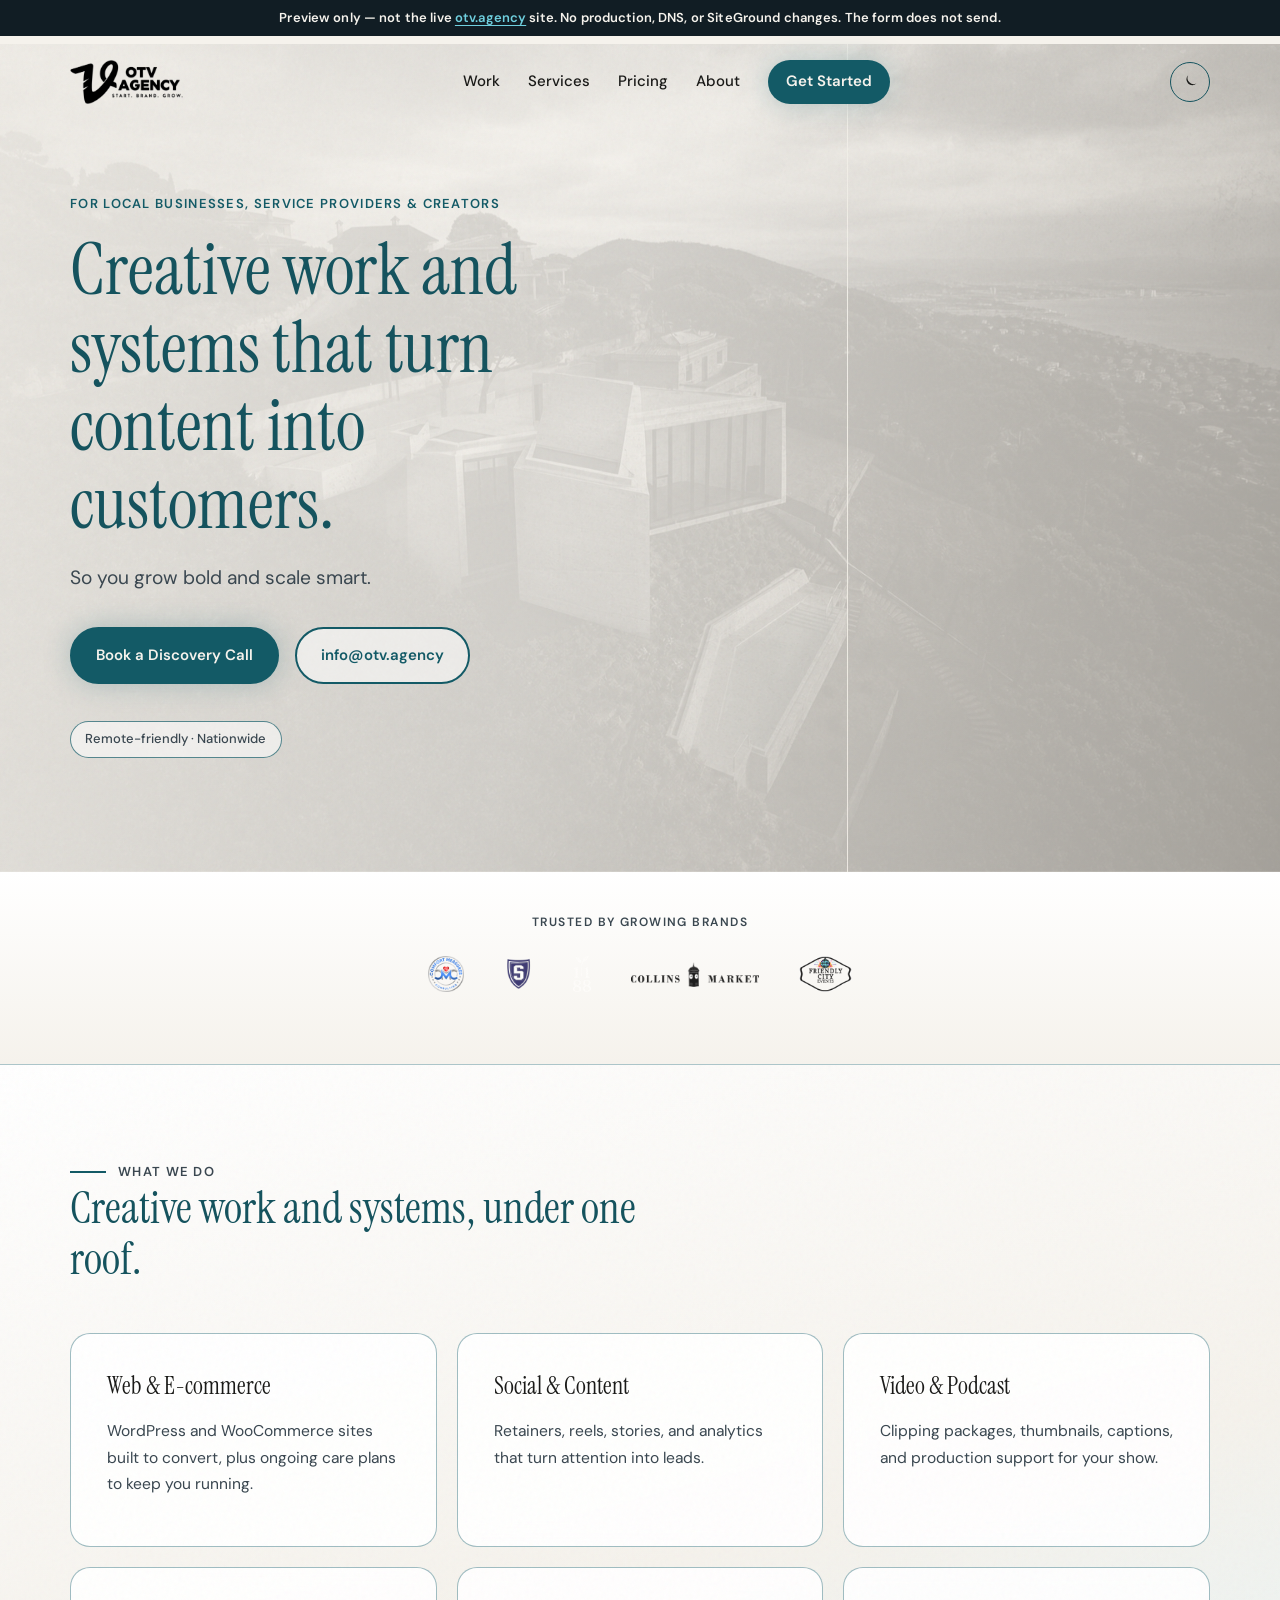
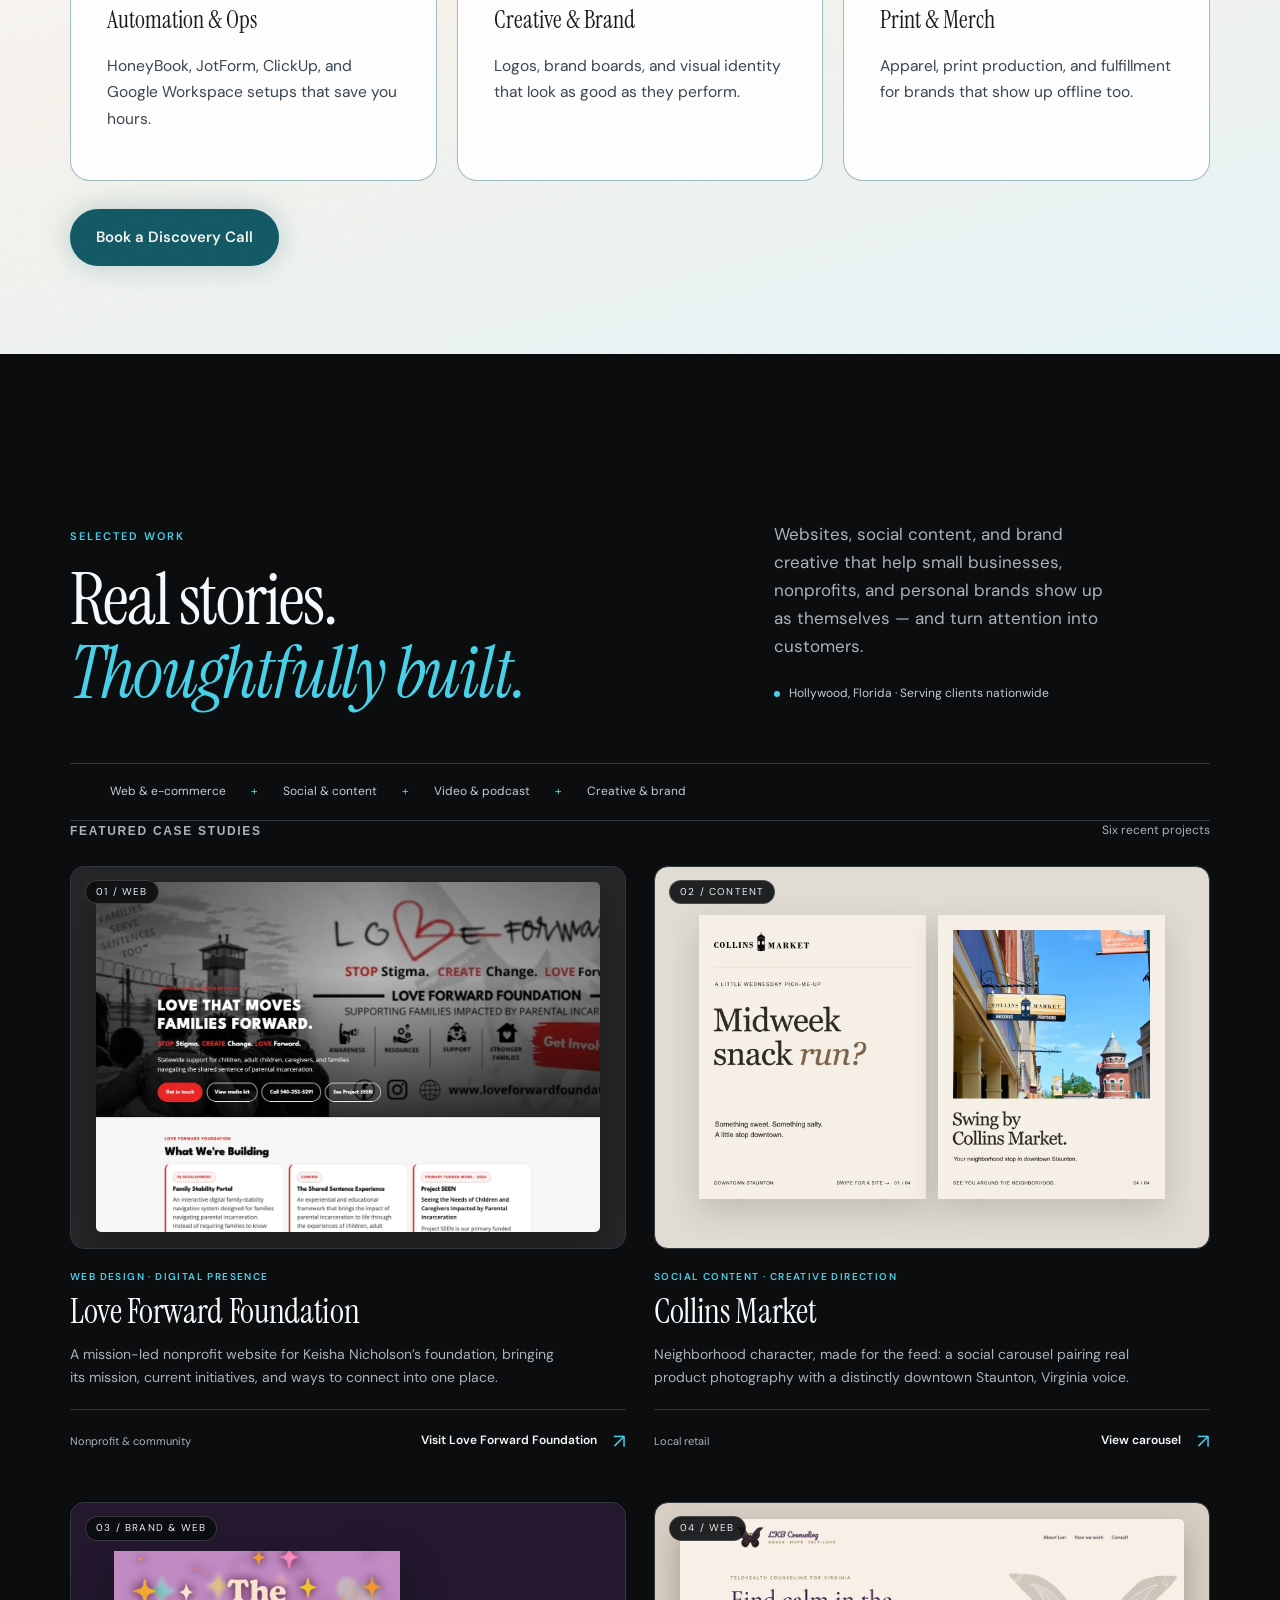
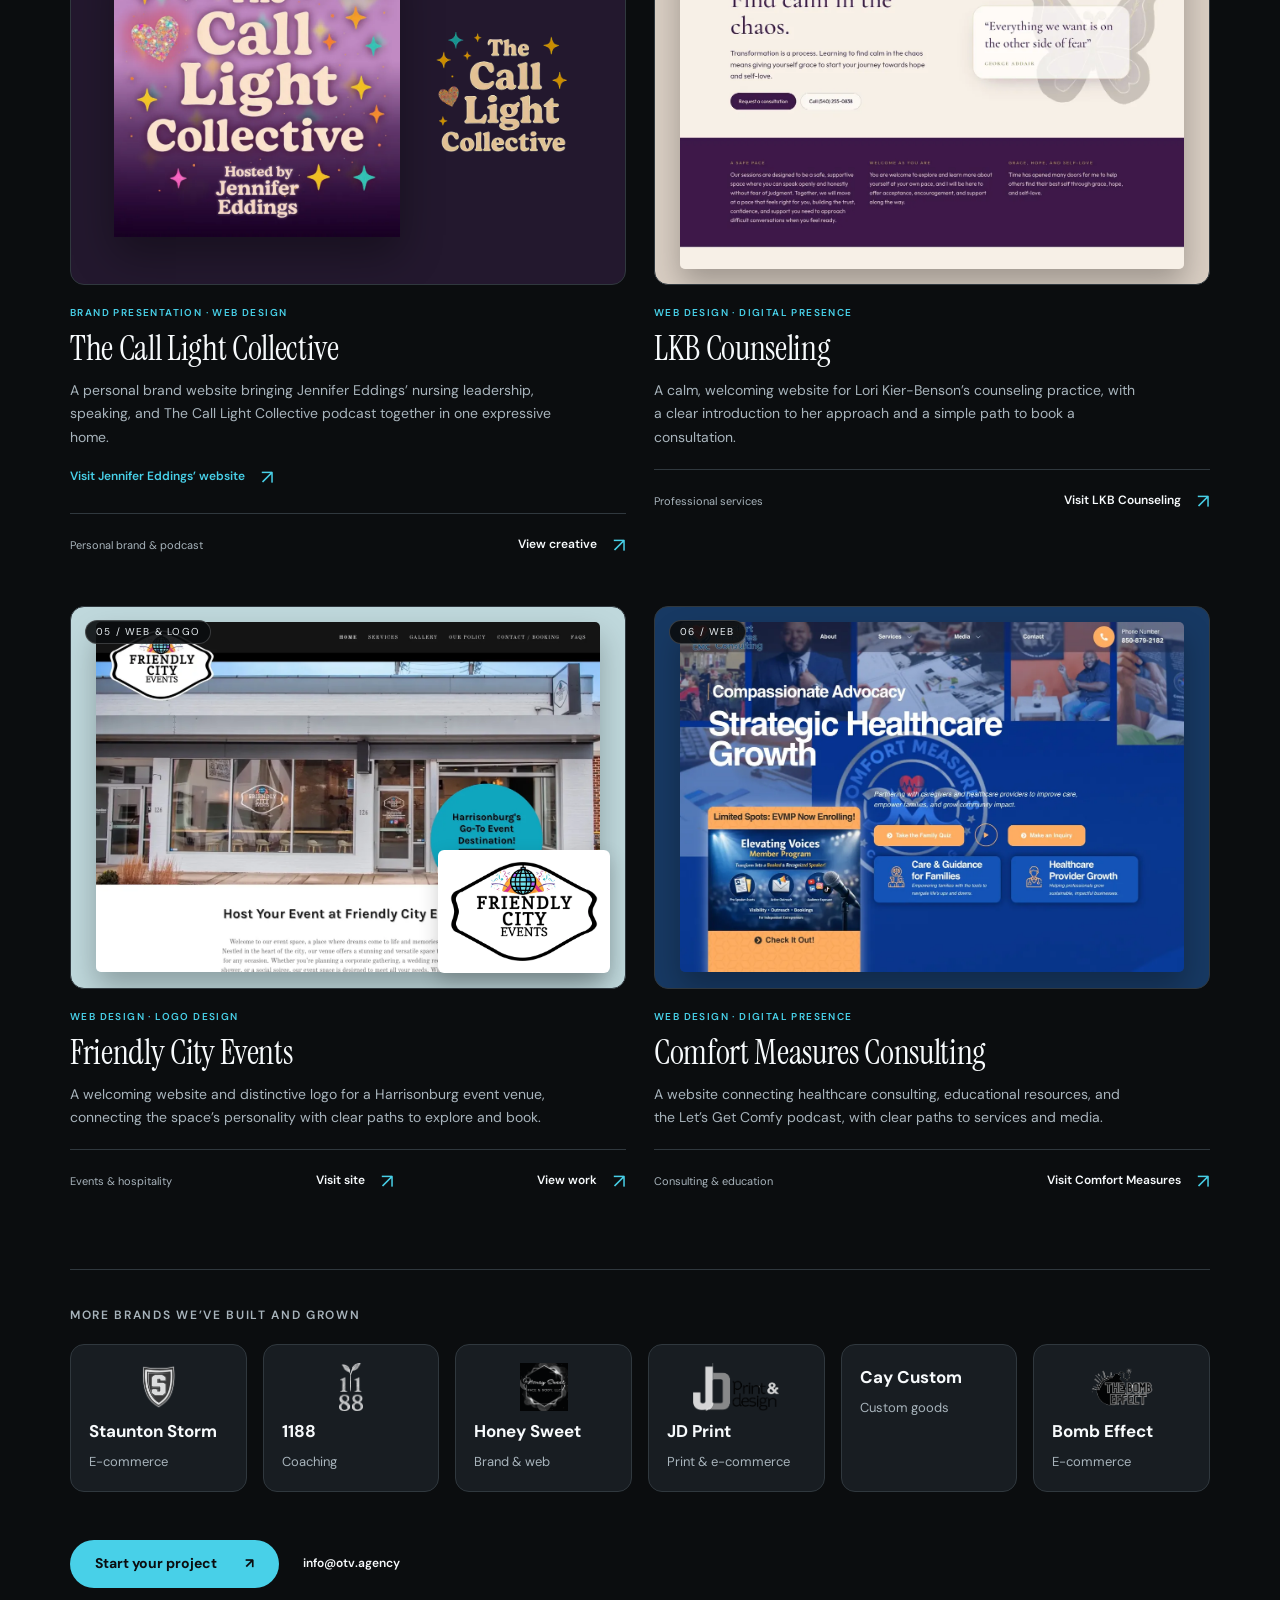
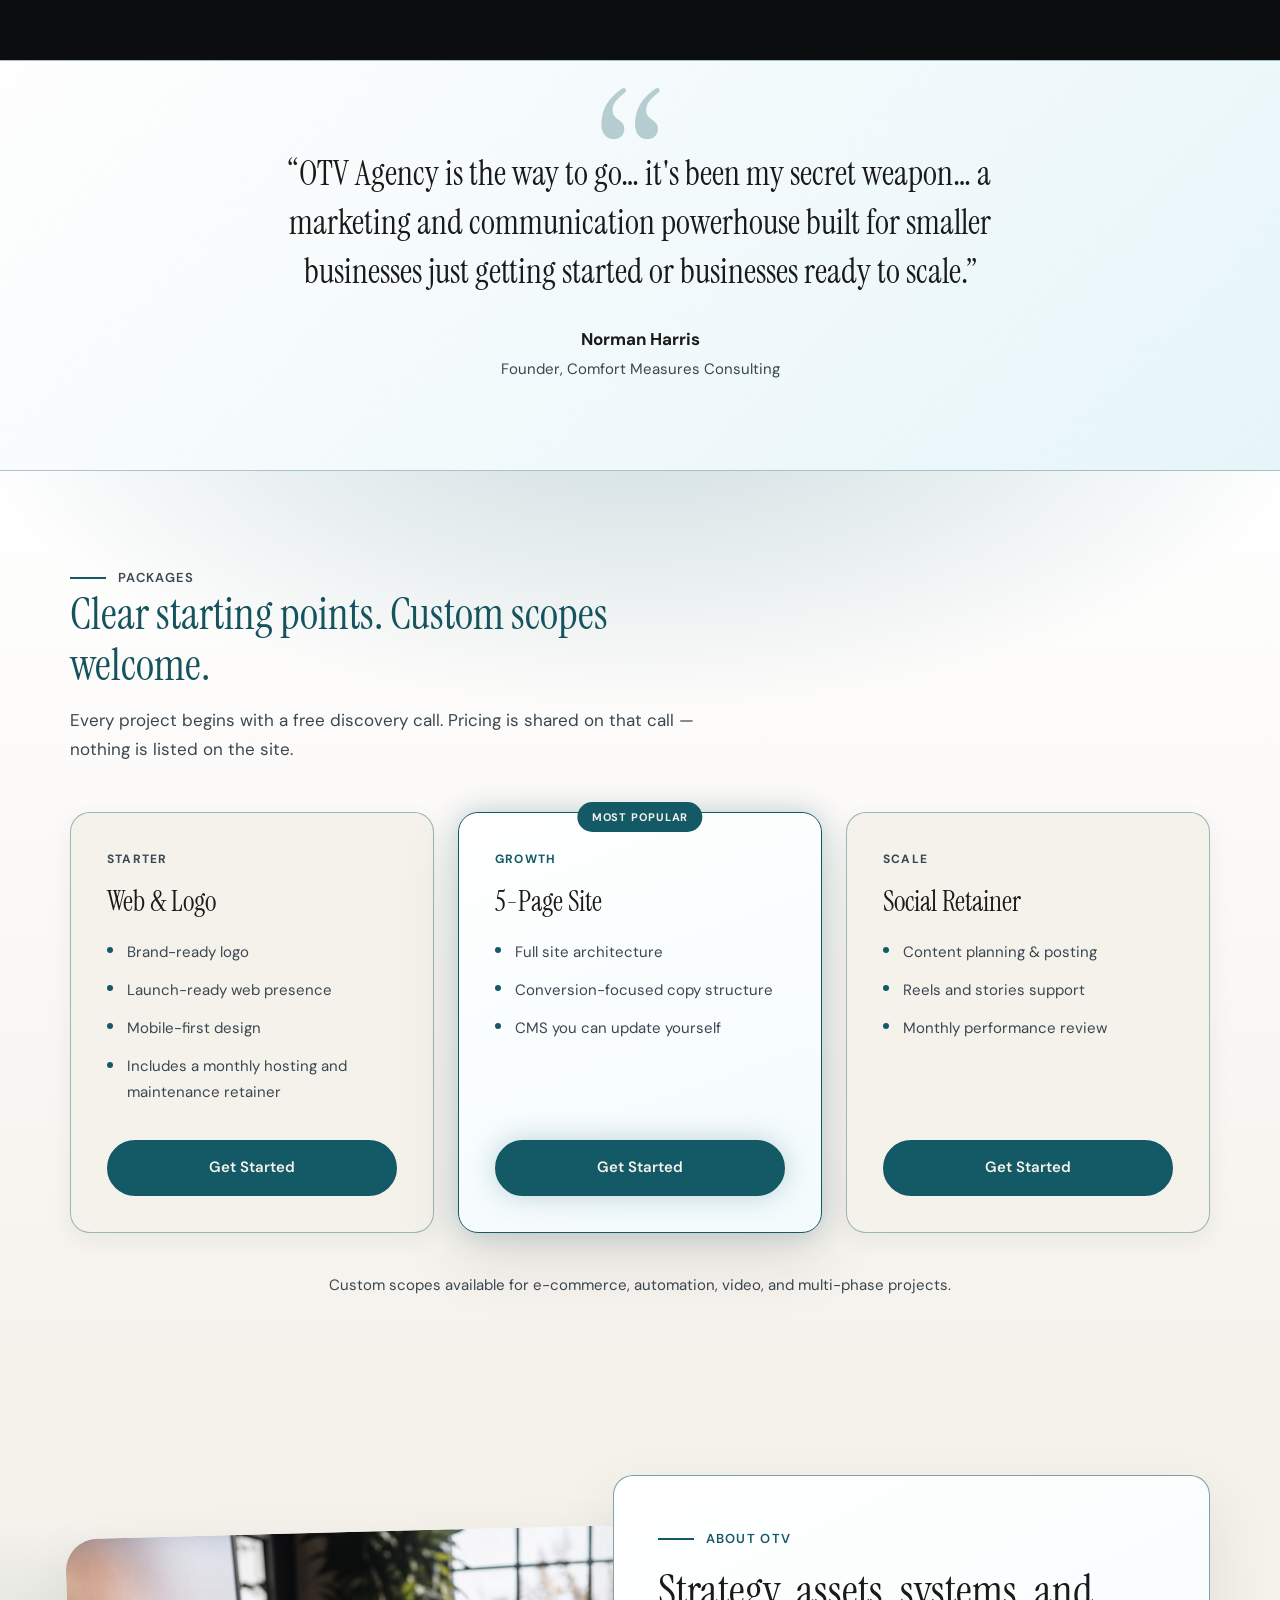
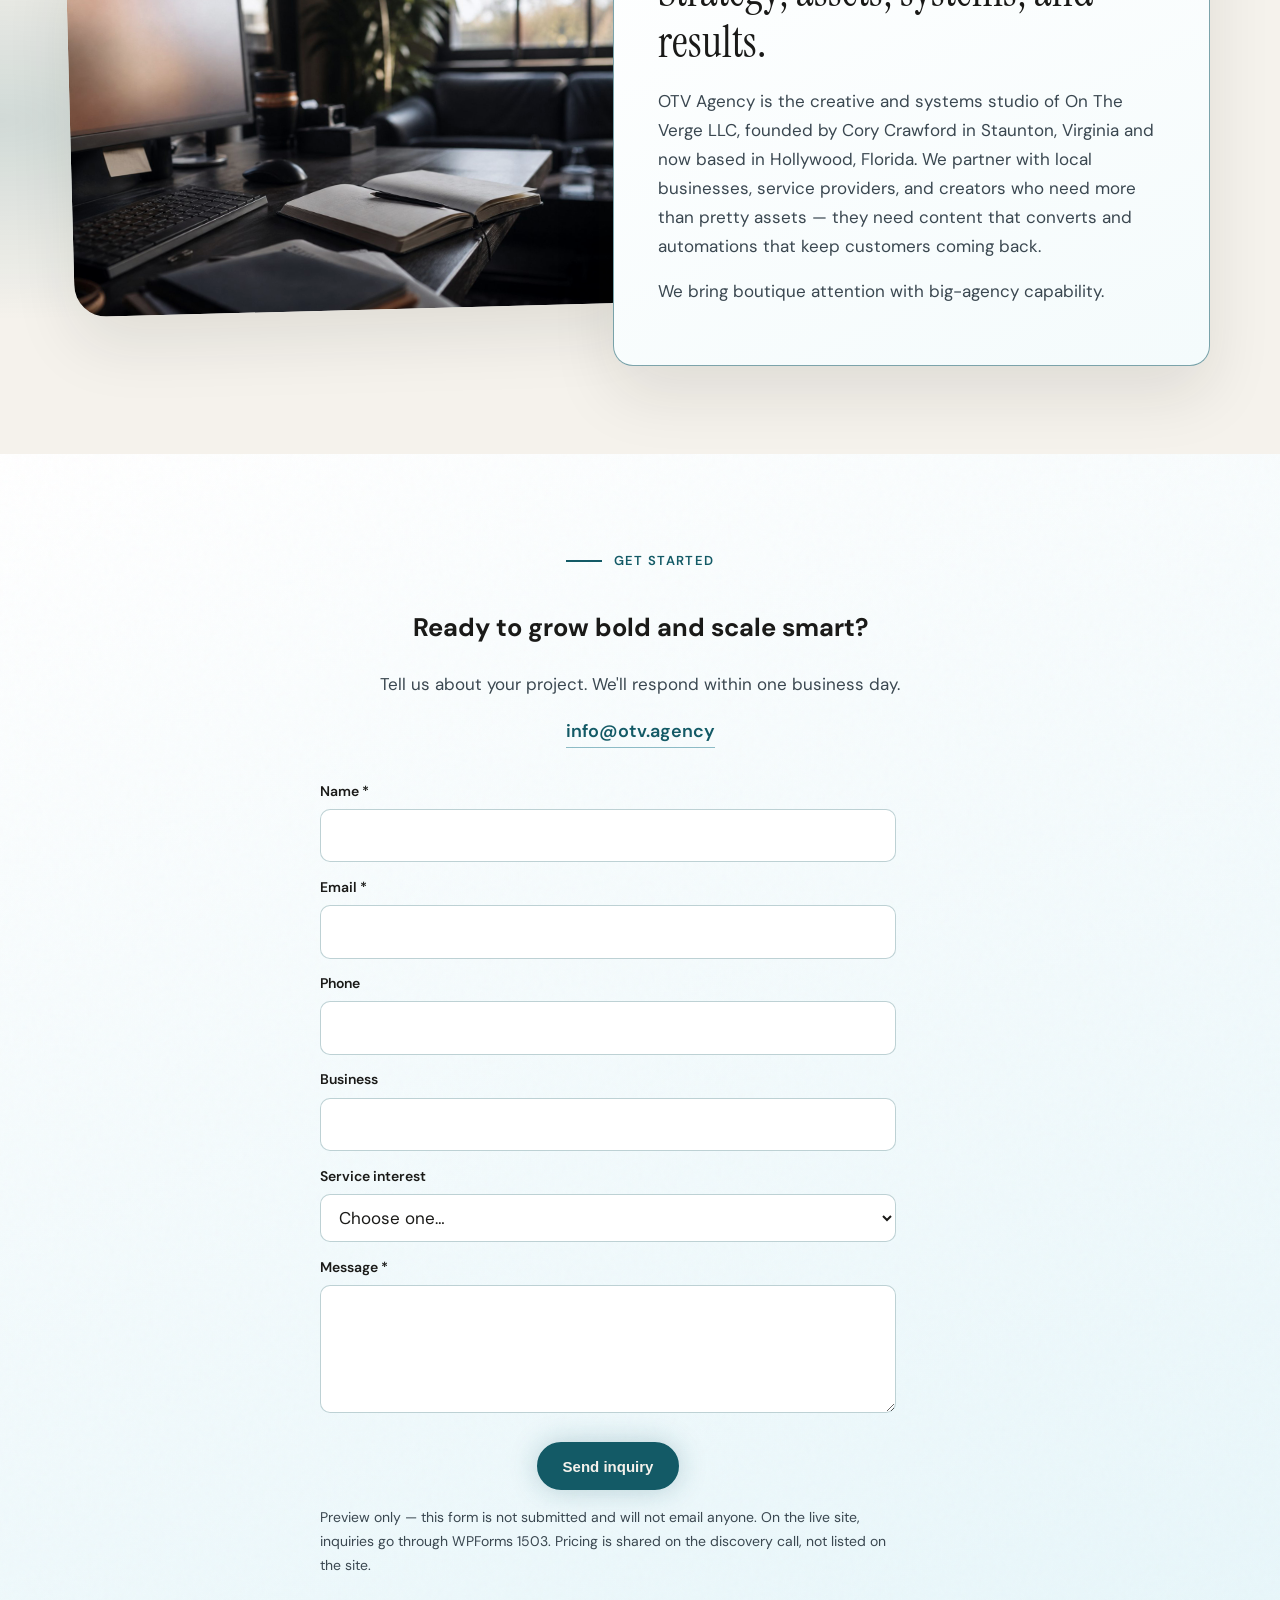
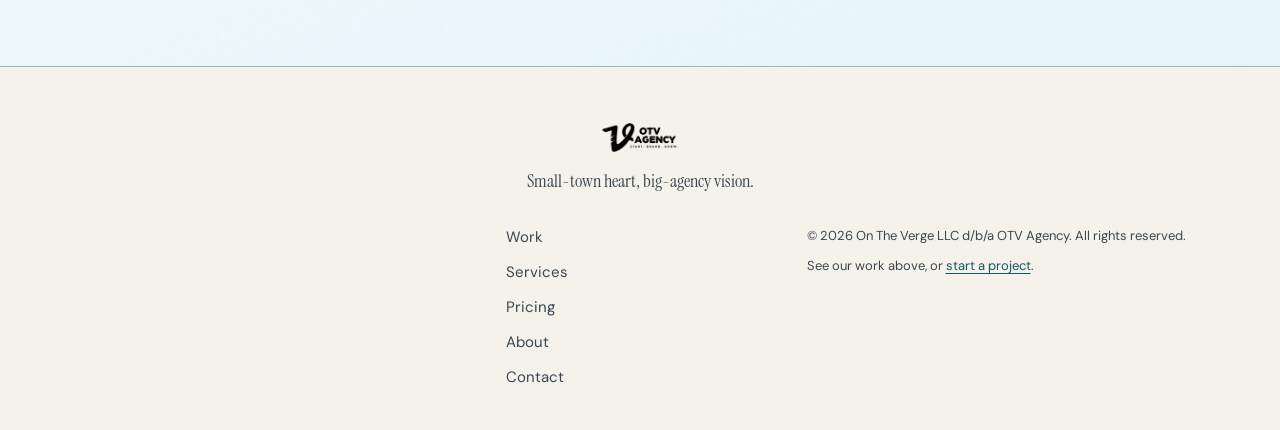
<file: index.html>
<!DOCTYPE html>
<html lang="en-US">
<head>
  <meta charset="UTF-8">
  <meta name="viewport" content="width=device-width, initial-scale=1">
  <title>OTV Agency | Web Design, Branding &amp; Social Content Agency (Preview)</title>
  <meta name="description" content="OTV Agency builds websites, brands, social content, and video that turn content into customers. See our work and start your project today.">
  <meta name="robots" content="noindex, nofollow">
  <link rel="canonical" href="https://otvagency.github.io/otv-agency-cleanup-preview/">
  <meta property="og:locale" content="en_US">
  <meta property="og:site_name" content="OTV Agency">
  <meta property="og:type" content="website">
  <meta property="og:title" content="OTV Agency | Web Design, Branding &amp; Social Content Agency">
  <meta property="og:description" content="OTV Agency builds websites, brands, social content, and video that turn content into customers. See our work and start your project today.">
  <meta property="og:url" content="https://otvagency.github.io/otv-agency-cleanup-preview/">
  <meta property="og:image" content="https://otvagency.github.io/otv-agency-cleanup-preview/theme/assets/images/og-image.jpg">
  <meta property="og:image:width" content="1200">
  <meta property="og:image:height" content="630">
  <meta property="og:image:alt" content="OTV Agency — Start. Brand. Grow.">
  <meta name="twitter:card" content="summary_large_image">
  <meta name="twitter:title" content="OTV Agency | Web Design, Branding &amp; Social Content Agency">
  <meta name="twitter:description" content="OTV Agency builds websites, brands, social content, and video that turn content into customers. See our work and start your project today.">
  <meta name="twitter:image" content="https://otvagency.github.io/otv-agency-cleanup-preview/theme/assets/images/og-image.jpg">
  <link rel="icon" href="theme/assets/images/favicon-light.png" type="image/png" media="(prefers-color-scheme: light)">
  <link rel="icon" href="theme/assets/images/favicon-dark.png" type="image/png" media="(prefers-color-scheme: dark)">
  <link rel="icon" href="theme/assets/images/favicon-light.png" type="image/png">
  <link rel="apple-touch-icon" href="theme/assets/images/apple-touch-icon.png">
  <script>(function(){try{if(localStorage.getItem('otv-theme')==='dark'){document.documentElement.setAttribute('data-theme','dark');document.documentElement.classList.add('otv-theme-dark');}}catch(e){}})();</script>
  <link rel="preconnect" href="https://fonts.googleapis.com">
  <link rel="preconnect" href="https://fonts.gstatic.com" crossorigin>
  <link href="https://fonts.googleapis.com/css2?family=DM+Sans:ital,opsz,wght@0,9..40,400;0,9..40,500;0,9..40,600;0,9..40,700;1,9..40,400&amp;family=Instrument+Serif:ital@0;1&amp;display=swap" rel="stylesheet">
  <link rel="stylesheet" href="theme/assets/css/main.css?v=1.3.5">
  <link rel="stylesheet" href="theme/assets/portfolio-preview/portfolio.css?v=1.3.5">
</head>
<body class="has-preview-banner home">

<div class="preview-banner" role="note">
  Preview only — not the live <a href="https://otv.agency/">otv.agency</a> site. No production, DNS, or SiteGround changes. The form does not send.
</div>
<a class="skip-link" href="#main">Skip to content</a>
<header class="site-header" id="top"><div class="container header-inner"> <a aria-label="OTV Agency home" class="brand" href="#top">   <img alt="OTV Agency" class="brand-logo brand-logo--light" height="70" src="theme/assets/images/logos/OTV-Agency-Horizontal.png" width="180"/><img alt="" aria-hidden="true" class="brand-logo brand-logo--dark" height="70" src="theme/assets/images/logos/OTV-Agency-HorizontalWHT.png" width="180"/></a> <button aria-controls="site-nav" aria-expanded="false" aria-label="Open menu" class="nav-toggle"> <span></span><span></span><span></span> </button><nav aria-label="Primary" class="site-nav" id="site-nav"> <a href="#work">Work</a> <a href="#services">Services</a> <a href="#pricing">Pricing</a> <a href="#about">About</a> <a class="nav-cta" href="#contact">Get Started</a></nav><button aria-label="Switch to dark theme" aria-pressed="false" class="theme-toggle" data-theme-toggle="" type="button">
<svg aria-hidden="true" class="icon-moon" viewbox="0 0 24 24"><path d="M21 14.3A8.5 8.5 0 0 1 9.7 3 7 7 0 1 0 21 14.3z"></path></svg>
<svg aria-hidden="true" class="icon-sun" viewbox="0 0 24 24"><path d="M12 18a6 6 0 1 0 0-12 6 6 0 0 0 0 12zm0-16v2m0 16v2M4.2 4.2l1.4 1.4m12.8 12.8 1.4 1.4M2 12h2m16 0h2M4.2 19.8l1.4-1.4m12.8-12.8 1.4-1.4"></path></svg>
</button></div></header>
<main class="wp-block-group is-layout-flow wp-block-group-is-layout-flow" id="main"><section class="hero"><div aria-hidden="true" class="hero-media"> <img alt="" decoding="async" fetchpriority="high" height="1024" src="theme/assets/images/hero-bg.jpg" width="1536"/></div><div aria-hidden="true" class="hero-overlay"></div><div aria-hidden="true" class="hero-grain"></div><div class="container hero-inner"><div class="hero-grid"><p class="hero-eyebrow">For local businesses, service providers &amp; creators</p><div class="hero-copy"><h1>Creative work and systems that turn content into customers.</h1><p class="hero-lede">So you grow bold and scale smart.</p><div class="hero-actions"> <a class="btn btn-primary" href="#contact">Book a Discovery Call</a> <a class="btn btn-ghost" href="mailto:info@otv.agency">info@otv.agency</a></div><p class="hero-badge">Remote-friendly · Nationwide</p></div></div></div></section><section aria-label="Trusted by" class="proof-strip"><div class="container proof-strip-inner reveal is-visible" style="--reveal-delay: 0ms;"><p class="proof-strip-label">Trusted by growing brands</p><div class="proof-logos"> <img alt="Comfort Measures Consulting" loading="lazy" src="theme/assets/images/portfolio/logos/cmc.png"/> <img alt="Staunton Storm" loading="lazy" src="theme/assets/images/portfolio/logos/staunton-storm.png"/> <img alt="1188" loading="lazy" src="theme/assets/images/portfolio/logos/1188.png"/> <img alt="Collins Market" loading="lazy" src="theme/assets/images/portfolio/logos/collins-market.png"/> <img alt="Friendly City Events" loading="lazy" src="theme/assets/images/portfolio/logos/friendly-city.png"/></div></div></section><section class="section services" id="services"><div class="container"><div class="section-intro reveal is-visible" style="--reveal-delay: 60ms;"><p class="section-label">What We Do</p><h2>Creative work and systems, under one roof.</h2></div><div class="services-grid"><article class="service-card reveal is-visible" style="--reveal-delay: 120ms;"><h3>Web &amp; E-commerce</h3><p>WordPress and WooCommerce sites built to convert, plus ongoing care plans to keep you running.</p> </article><article class="service-card reveal is-visible" style="--reveal-delay: 180ms;"><h3>Social &amp; Content</h3><p>Retainers, reels, stories, and analytics that turn attention into leads.</p> </article><article class="service-card reveal is-visible" style="--reveal-delay: 240ms;"><h3>Video &amp; Podcast</h3><p>Clipping packages, thumbnails, captions, and production support for your show.</p> </article><article class="service-card reveal is-visible" style="--reveal-delay: 300ms;"><h3>Automation &amp; Ops</h3><p>HoneyBook, JotForm, ClickUp, and Google Workspace setups that save you hours.</p> </article><article class="service-card reveal is-visible" style="--reveal-delay: 360ms;"><h3>Creative &amp; Brand</h3><p>Logos, brand boards, and visual identity that look as good as they perform.</p> </article><article class="service-card reveal is-visible" style="--reveal-delay: 360ms;"><h3>Print &amp; Merch</h3><p>Apparel, print production, and fulfillment for brands that show up offline too.</p> </article></div><div class="services-foot"><a class="btn btn-primary service-cta--section" href="#contact">Book a Discovery Call</a></div></div></section><section aria-labelledby="work-title" class="otvp otvp-embed" id="work"><div class="wrap"><header class="otvp-intro"><div><p class="eyebrow">Selected work</p><h2 class="otvp-h1" id="work-title">Real stories.<br/><em>Thoughtfully built.</em></h2></div><div class="otvp-intro-copy"><p>Websites, social content, and brand creative that help small businesses, nonprofits, and personal brands show up as themselves — and turn attention into customers.</p><p class="location"><span aria-hidden="true" class="dot"></span>Hollywood, Florida · Serving clients nationwide</p></div></header><ul aria-label="Featured services" class="service-line"><li>Web &amp; e-commerce</li><li>Social &amp; content</li><li>Video &amp; podcast</li><li>Creative &amp; brand</li></ul><div class="work"><div class="work-title"><h3 class="otvp-sub">Featured case studies</h3><span>Six recent projects</span></div><div class="grid"><article class="project"><div class="visual web love"><span aria-hidden="true" class="project-number">01 / WEB</span><img alt="Love Forward Foundation website homepage designed by OTV Agency, headline “Love that moves families forward”" decoding="async" height="833" loading="lazy" src="theme/assets/portfolio-preview/assets/love-forward.webp" width="1200"/></div><div class="project-content"><p class="project-kicker">Web design · Digital presence</p><h3>Love Forward Foundation</h3><p class="project-description">A mission-led nonprofit website for Keisha Nicholson’s foundation, bringing its mission, current initiatives, and ways to connect into one place.</p><div class="project-bottom"><span>Nonprofit &amp; community</span><a class="text-link" href="https://loveforwardfoundation.org/landing/" rel="noopener" target="_blank">Visit Love Forward Foundation <b aria-hidden="true">↗</b></a></div></div></article><article class="project"><div class="visual social"><span aria-hidden="true" class="project-number">02 / CONTENT</span><img alt="Collins Market “Midweek snack run?” Instagram carousel cover by OTV Agency" decoding="async" height="900" loading="lazy" src="theme/assets/portfolio-preview/assets/collins-01.webp" width="720"/><img alt="Collins Market carousel slide featuring the downtown Staunton storefront" decoding="async" height="900" loading="lazy" src="theme/assets/portfolio-preview/assets/collins-04.webp" width="720"/></div><div class="project-content"><p class="project-kicker">Social content · Creative direction</p><h3>Collins Market</h3><p class="project-description">Neighborhood character, made for the feed: a social carousel pairing real product photography with a distinctly downtown Staunton, Virginia voice.</p><div class="project-bottom"><span>Local retail</span><button aria-haspopup="dialog" class="text-link" data-open="otvp-collins" type="button">View carousel <b aria-hidden="true">↗</b></button></div></div></article><article class="project"><div class="visual clc"><span aria-hidden="true" class="project-number">03 / BRAND &amp; WEB</span><img alt="The Call Light Collective podcast cover art hosted by Jennifer Eddings" class="cover" decoding="async" height="720" loading="lazy" src="theme/assets/portfolio-preview/assets/call-light-cover.webp" width="720"/><img alt="The Call Light Collective wordmark logo" class="wordmark" decoding="async" height="371" loading="lazy" src="theme/assets/portfolio-preview/assets/call-light-wordmark.webp" width="400"/></div><div class="project-content"><p class="project-kicker">Brand presentation · Web design</p><h3>The Call Light Collective</h3><p class="project-description">A personal brand website bringing Jennifer Eddings’ nursing leadership, speaking, and The Call Light Collective podcast together in one expressive home.</p><a class="text-link website-link" href="https://jennifereddings.com/" rel="noopener" target="_blank">Visit Jennifer Eddings’ website <b aria-hidden="true">↗</b></a><div class="project-bottom"><span>Personal brand &amp; podcast</span><button aria-haspopup="dialog" class="text-link" data-open="otvp-calllight" type="button">View creative <b aria-hidden="true">↗</b></button></div></div></article><article class="project"><div class="visual web lkb"><span aria-hidden="true" class="project-number">04 / WEB</span><img alt="LKB Counseling therapy practice website with plum and cream palette and “Find calm in the chaos” headline" decoding="async" height="833" loading="lazy" src="theme/assets/portfolio-preview/assets/lkb-counseling.webp" width="1200"/></div><div class="project-content"><p class="project-kicker">Web design · Digital presence</p><h3>LKB Counseling</h3><p class="project-description">A calm, welcoming website for Lori Kier-Benson’s counseling practice, with a clear introduction to her approach and a simple path to book a consultation.</p><div class="project-bottom"><span>Professional services</span><a class="text-link" href="https://lkbcounseling.com/" rel="noopener" target="_blank">Visit LKB Counseling <b aria-hidden="true">↗</b></a></div></div></article><article class="project"><div class="visual web fce"><span aria-hidden="true" class="project-number">05 / WEB &amp; LOGO</span><img alt="Friendly City Events venue website in Harrisonburg, Virginia, designed by OTV Agency" decoding="async" height="833" loading="lazy" src="theme/assets/portfolio-preview/assets/friendly-city.webp" width="1200"/><img alt="Friendly City Events disco-ball logo designed by OTV Agency" class="project-logo" decoding="async" height="609" loading="lazy" src="theme/assets/portfolio-preview/assets/friendly-city-logo.webp" width="900"/></div><div class="project-content"><p class="project-kicker">Web design · Logo design</p><h3>Friendly City Events</h3><p class="project-description">A welcoming website and distinctive logo for a Harrisonburg event venue, connecting the space’s personality with clear paths to explore and book.</p><div class="project-bottom"><span>Events &amp; hospitality</span><a class="text-link" href="https://friendlycityevents.com/" rel="noopener" target="_blank">Visit site <b aria-hidden="true">↗</b></a> <button aria-haspopup="dialog" class="text-link" data-open="otvp-friendly" type="button">View work <b aria-hidden="true">↗</b></button></div></div></article><article class="project"><div class="visual web cmc"><span aria-hidden="true" class="project-number">06 / WEB</span><img alt="Comfort Measures Consulting healthcare consulting website homepage with services navigation" decoding="async" height="833" loading="lazy" src="theme/assets/portfolio-preview/assets/comfort-measures.webp" width="1200"/></div><div class="project-content"><p class="project-kicker">Web design · Digital presence</p><h3>Comfort Measures Consulting</h3><p class="project-description">A website connecting healthcare consulting, educational resources, and the Let’s Get Comfy podcast, with clear paths to services and media.</p><div class="project-bottom"><span>Consulting &amp; education</span><a class="text-link" href="https://comfortmeasuresconsulting.com/" rel="noopener" target="_blank">Visit Comfort Measures <b aria-hidden="true">↗</b></a></div></div></article></div></div><div aria-labelledby="more-brands-title" class="otvp-more"><h3 class="otvp-sub" id="more-brands-title">More brands we’ve built and grown</h3><ul class="otvp-brands"><li><a href="https://stauntonstorm.com/" rel="noopener" target="_blank"> <img alt="Staunton Storm logo — E-commerce client of OTV Agency" decoding="async" height="80" loading="lazy" src="theme/assets/images/portfolio/logos/staunton-storm.png" width="160"/> <strong>Staunton Storm</strong><small>E-commerce</small> </a></li><li><a href="https://teamee88.com/" rel="noopener" target="_blank"> <img alt="1188 logo — Coaching client of OTV Agency" decoding="async" height="80" loading="lazy" src="theme/assets/images/portfolio/logos/1188.png" width="160"/> <strong>1188</strong><small>Coaching</small> </a></li><li><span> <img alt="Honey Sweet logo — Brand &amp; web client of OTV Agency" decoding="async" height="80" loading="lazy" src="theme/assets/images/portfolio/logos/honey-sweet.png" width="160"/> <strong>Honey Sweet</strong><small>Brand &amp; web</small> </span></li><li><span> <img alt="JD Print logo — Print &amp; e-commerce client of OTV Agency" decoding="async" height="80" loading="lazy" src="theme/assets/images/portfolio/logos/jdprint.png" width="160"/> <strong>JD Print</strong><small>Print &amp; e-commerce</small> </span></li><li><span> <strong>Cay Custom</strong><small>Custom goods</small> </span></li><li><span> <img alt="Bomb Effect logo — E-commerce client of OTV Agency" decoding="async" height="80" loading="lazy" src="theme/assets/images/portfolio/logos/bomb-effect.png" width="160"/> <strong>Bomb Effect</strong><small>E-commerce</small> </span></li></ul></div><p class="otvp-cta-row"><a class="button" href="#contact">Start your project <span aria-hidden="true">↗</span></a> <a class="text-link" href="mailto:info@otv.agency">info@otv.agency</a></p></div> <dialog aria-labelledby="otvp-collins-title" id="otvp-collins"><div class="dialog-top"><h3 id="otvp-collins-title">Collins Market / Midweek Snack Run</h3><button aria-label="Close carousel" class="close" data-close="" type="button">×</button></div><p class="dialog-copy">Selected social creative · Four original carousel graphics.</p><div class="gallery"><img alt="Slide 1 of 4: Midweek snack run?" decoding="async" height="900" loading="lazy" src="theme/assets/portfolio-preview/assets/collins-01.webp" width="720"/><img alt="Slide 2 of 4: Something sweet — Milka chocolate product photo" decoding="async" height="900" loading="lazy" src="theme/assets/portfolio-preview/assets/collins-02.webp" width="720"/><img alt="Slide 3 of 4: Something salty — wrap, chips, and drink photo" decoding="async" height="900" loading="lazy" src="theme/assets/portfolio-preview/assets/collins-03.webp" width="720"/><img alt="Slide 4 of 4: Swing by Collins Market — downtown storefront photo" decoding="async" height="900" loading="lazy" src="theme/assets/portfolio-preview/assets/collins-04.webp" width="720"/></div></dialog> <dialog aria-labelledby="otvp-calllight-title" id="otvp-calllight"><div class="dialog-top"><h3 id="otvp-calllight-title">The Call Light Collective</h3><button aria-label="Close creative gallery" class="close" data-close="" type="button">×</button></div><p class="dialog-copy">Jennifer Eddings’ personal brand website and podcast artwork. <a href="https://jennifereddings.com/" rel="noopener" target="_blank">Visit Jennifer’s website ↗</a></p><div class="gallery brand"><img alt="Jennifer Eddings “Nurse Leader and Storyteller” personal brand website" class="website-preview" decoding="async" height="833" loading="lazy" src="theme/assets/portfolio-preview/assets/jennifer-eddings-website.webp" width="1200"/><img alt="The Call Light Collective podcast artwork" decoding="async" height="720" loading="lazy" src="theme/assets/portfolio-preview/assets/call-light-cover.webp" width="720"/><img alt="The Call Light Collective wordmark" decoding="async" height="371" loading="lazy" src="theme/assets/portfolio-preview/assets/call-light-wordmark.webp" width="400"/></div></dialog> <dialog aria-labelledby="otvp-friendly-title" id="otvp-friendly"><div class="dialog-top"><h3 id="otvp-friendly-title">Friendly City Events / Website &amp; logo</h3><button aria-label="Close gallery" class="close" data-close="" type="button">×</button></div><p class="dialog-copy">Website and logo for the Harrisonburg event venue. <a href="https://friendlycityevents.com/" rel="noopener" target="_blank">Visit the website ↗</a></p><div class="gallery brand logo-work"><img alt="Friendly City Events website homepage" decoding="async" height="833" loading="lazy" src="theme/assets/portfolio-preview/assets/friendly-city.webp" width="1200"/><img alt="Friendly City Events logo with disco ball and colorful accents" decoding="async" height="609" loading="lazy" src="theme/assets/portfolio-preview/assets/friendly-city-logo.webp" width="900"/></div></dialog></section><section class="section testimonial"><div class="container testimonial-inner reveal is-visible" style="--reveal-delay: 360ms;"><blockquote><p>“OTV Agency is the way to go… it's been my secret weapon… a marketing and communication powerhouse built for smaller businesses just getting started or businesses ready to scale.”</p> <cite> <strong>Norman Harris</strong> <span>Founder, Comfort Measures Consulting</span> </cite></blockquote></div></section><section class="section pricing" id="pricing"><div class="container"><div class="section-intro reveal is-visible" style="--reveal-delay: 360ms;"><p class="section-label">Packages</p><h2>Clear starting points. Custom scopes welcome.</h2><p>Every project begins with a free discovery call. Pricing is shared on that call — nothing is listed on the site.</p></div><div class="pricing-grid"><article class="pricing-card reveal is-visible" style="--reveal-delay: 360ms;"><p class="pricing-tier">Starter</p><h3>Web &amp; Logo</h3><ul><li>Brand-ready logo</li><li>Launch-ready web presence</li><li>Mobile-first design</li><li>Includes a monthly hosting and maintenance retainer</li></ul> <a class="btn btn-secondary" href="#contact">Get Started</a></article><article class="pricing-card pricing-card--featured reveal is-visible" style="--reveal-delay: 360ms;"><p class="pricing-badge">Most popular</p><p class="pricing-tier">Growth</p><h3>5-Page Site</h3><ul><li>Full site architecture</li><li>Conversion-focused copy structure</li><li>CMS you can update yourself</li></ul> <a class="btn btn-primary" href="#contact">Get Started</a></article><article class="pricing-card reveal is-visible" style="--reveal-delay: 360ms;"><p class="pricing-tier">Scale</p><h3>Social Retainer</h3><ul><li>Content planning &amp; posting</li><li>Reels and stories support</li><li>Monthly performance review</li></ul> <a class="btn btn-secondary" href="#contact">Get Started</a></article></div><p class="pricing-note">Custom scopes available for e-commerce, automation, video, and multi-phase projects.</p></div></section><section class="section about" id="about"><div class="container about-grid"><div class="about-media"> <img alt="Creative workspace at OTV Agency" src="theme/assets/images/about-studio.jpg"/></div><div class="about-copy reveal is-visible" style="--reveal-delay: 360ms;"><p class="section-label">About OTV</p><h2>Strategy, assets, systems, and results.</h2><p>OTV Agency is the creative and systems studio of On The Verge LLC, founded by Cory Crawford in Staunton, Virginia and now based in Hollywood, Florida. We partner with local businesses, service providers, and creators who need more than pretty assets — they need content that converts and automations that keep customers coming back.</p><p>We bring boutique attention with big-agency capability.</p></div></div></section><section class="section contact contact--cta" id="contact"><div class="container contact-cta-inner reveal is-visible" style="--reveal-delay: 360ms;"><p class="section-label">Get Started</p><h2>Ready to grow bold and scale smart?</h2><p>Tell us about your project. We'll respond within one business day.</p><div class="contact-actions">  <a class="contact-link" href="mailto:info@otv.agency">info@otv.agency</a></div>
<form action="#" class="contact-form-preview" id="lead-form" method="post" novalidate="">
<label for="lead-name">Name *</label>
<input autocomplete="name" id="lead-name" name="name" required="" type="text"/>
<label for="lead-email">Email *</label>
<input autocomplete="email" id="lead-email" name="email" required="" type="email"/>
<label for="lead-phone">Phone</label>
<input autocomplete="tel" id="lead-phone" name="phone" type="tel"/>
<label for="lead-business">Business</label>
<input autocomplete="organization" id="lead-business" name="business" type="text"/>
<label for="lead-service">Service interest</label>
<select id="lead-service" name="service">
<option value="">Choose one…</option>
<option>Web &amp; E-commerce</option>
<option>Social &amp; Content</option>
<option>Video &amp; Podcast</option>
<option>Automation &amp; Ops</option>
<option>Creative &amp; Brand</option>
<option>Not sure yet</option>
</select>
<label for="lead-message">Message *</label>
<textarea id="lead-message" name="message" required=""></textarea>
<div class="contact-actions" style="margin-top:1.25rem">
<button class="btn btn-primary" type="submit">Send inquiry</button>
</div>
<p class="form-note">Preview only — this form is not submitted and will not email anyone. On the live site, inquiries go through WPForms 1503. Pricing is shared on the discovery call, not listed on the site.</p>
<p class="form-success" role="status">Preview only. No message was sent.</p>
</form>
</div></section></main>
<footer class="site-footer"><div class="container footer-inner"><div class="footer-brand"><img alt="OTV Agency" class="footer-logo footer-logo-light" height="70" src="theme/assets/images/logos/OTV-Agency-Horizontal.png" width="180"/><img alt="" aria-hidden="true" class="footer-logo footer-logo-dark" height="70" src="theme/assets/images/logos/OTV-Agency-HorizontalWHT.png" width="180"/> <p class="footer-tagline">Small-town heart, big-agency vision.</p></div><nav aria-label="Footer" class="footer-nav"> <a href="#work">Work</a> <a href="#services">Services</a> <a href="#pricing">Pricing</a> <a href="#about">About</a> <a href="#contact">Contact</a></nav><div class="footer-meta"><p>© 2026 On The Verge LLC d/b/a OTV Agency. All rights reserved.</p><p class="footer-note">See our work above, or <a href="#contact">start a project</a>.</p></div></div></footer>
<script src="theme/assets/js/main.js?v=1.3.5" defer></script>
<script src="theme/assets/portfolio-preview/portfolio.js?v=1.3.5" defer></script>
<script>
document.getElementById('lead-form')?.addEventListener('submit', function (e) {
  e.preventDefault();
  this.classList.add('is-preview-submit');
});
</script>
</body></html>
</file>
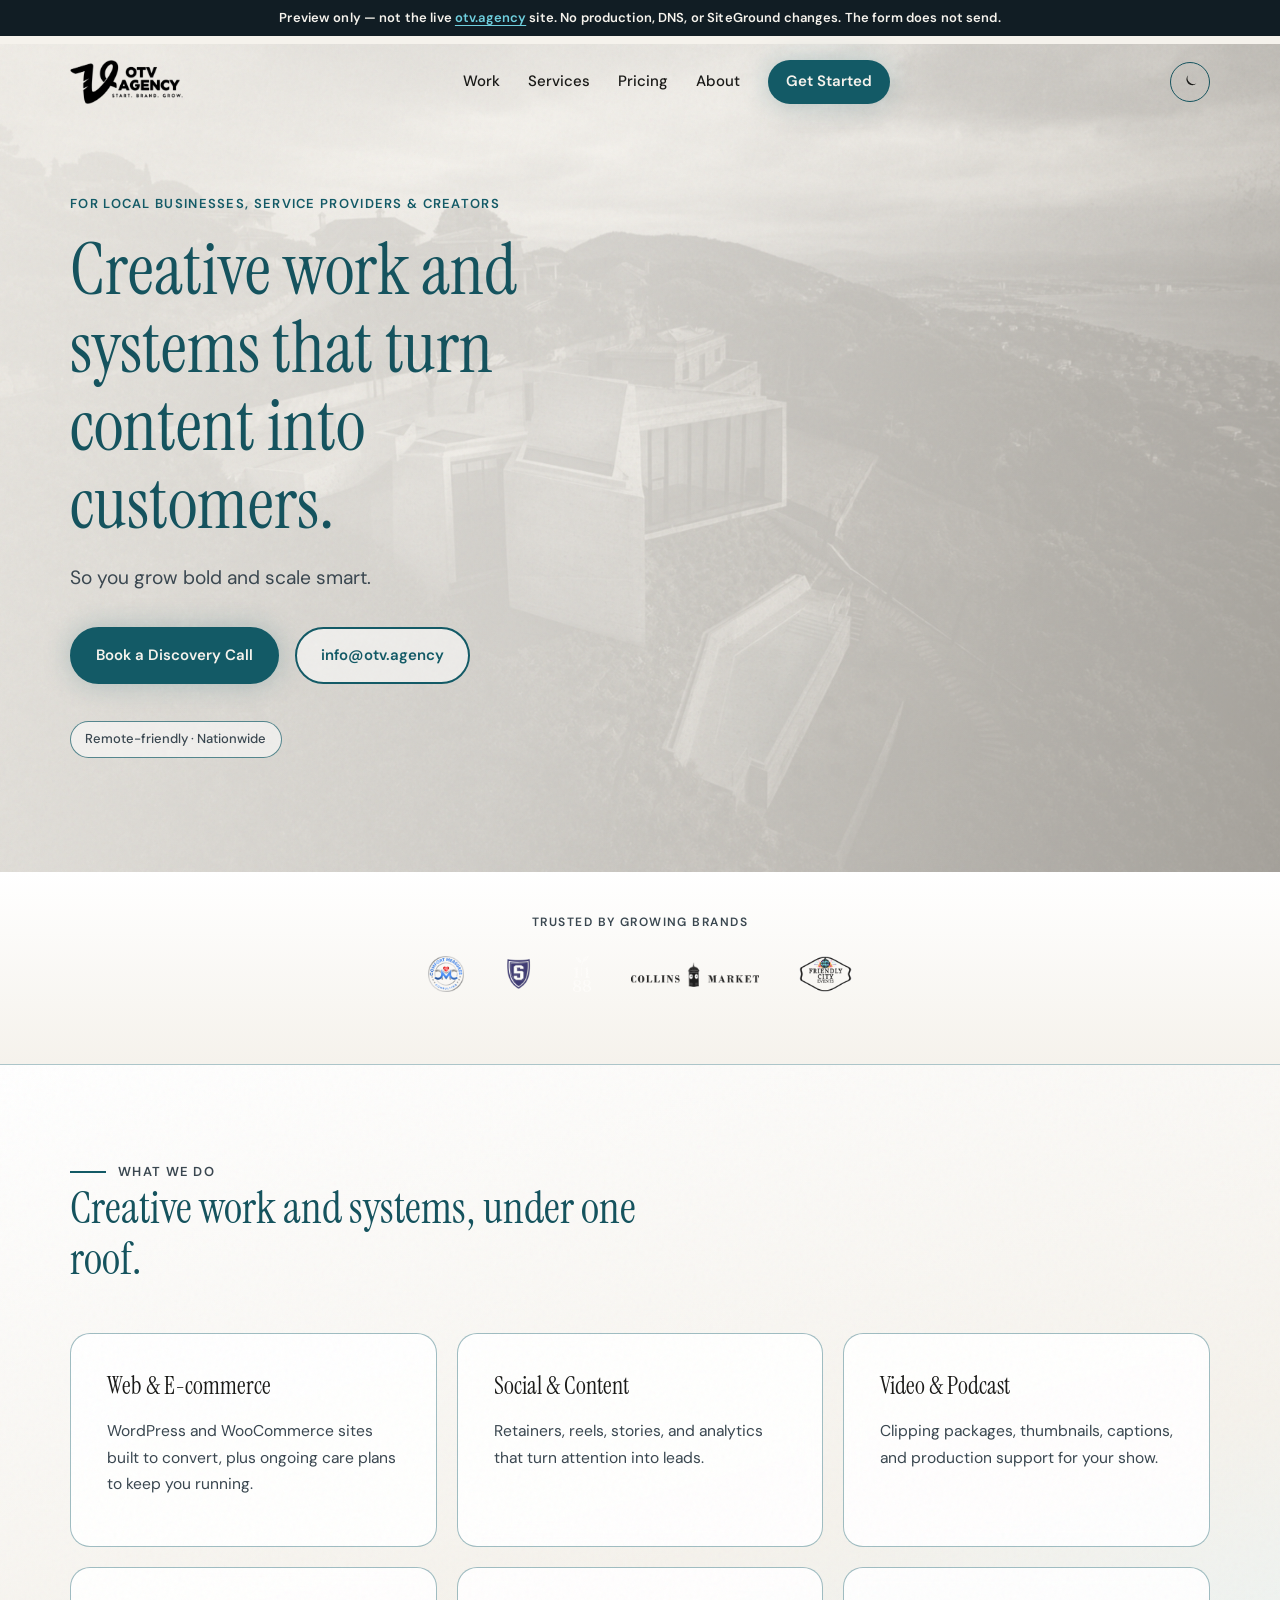
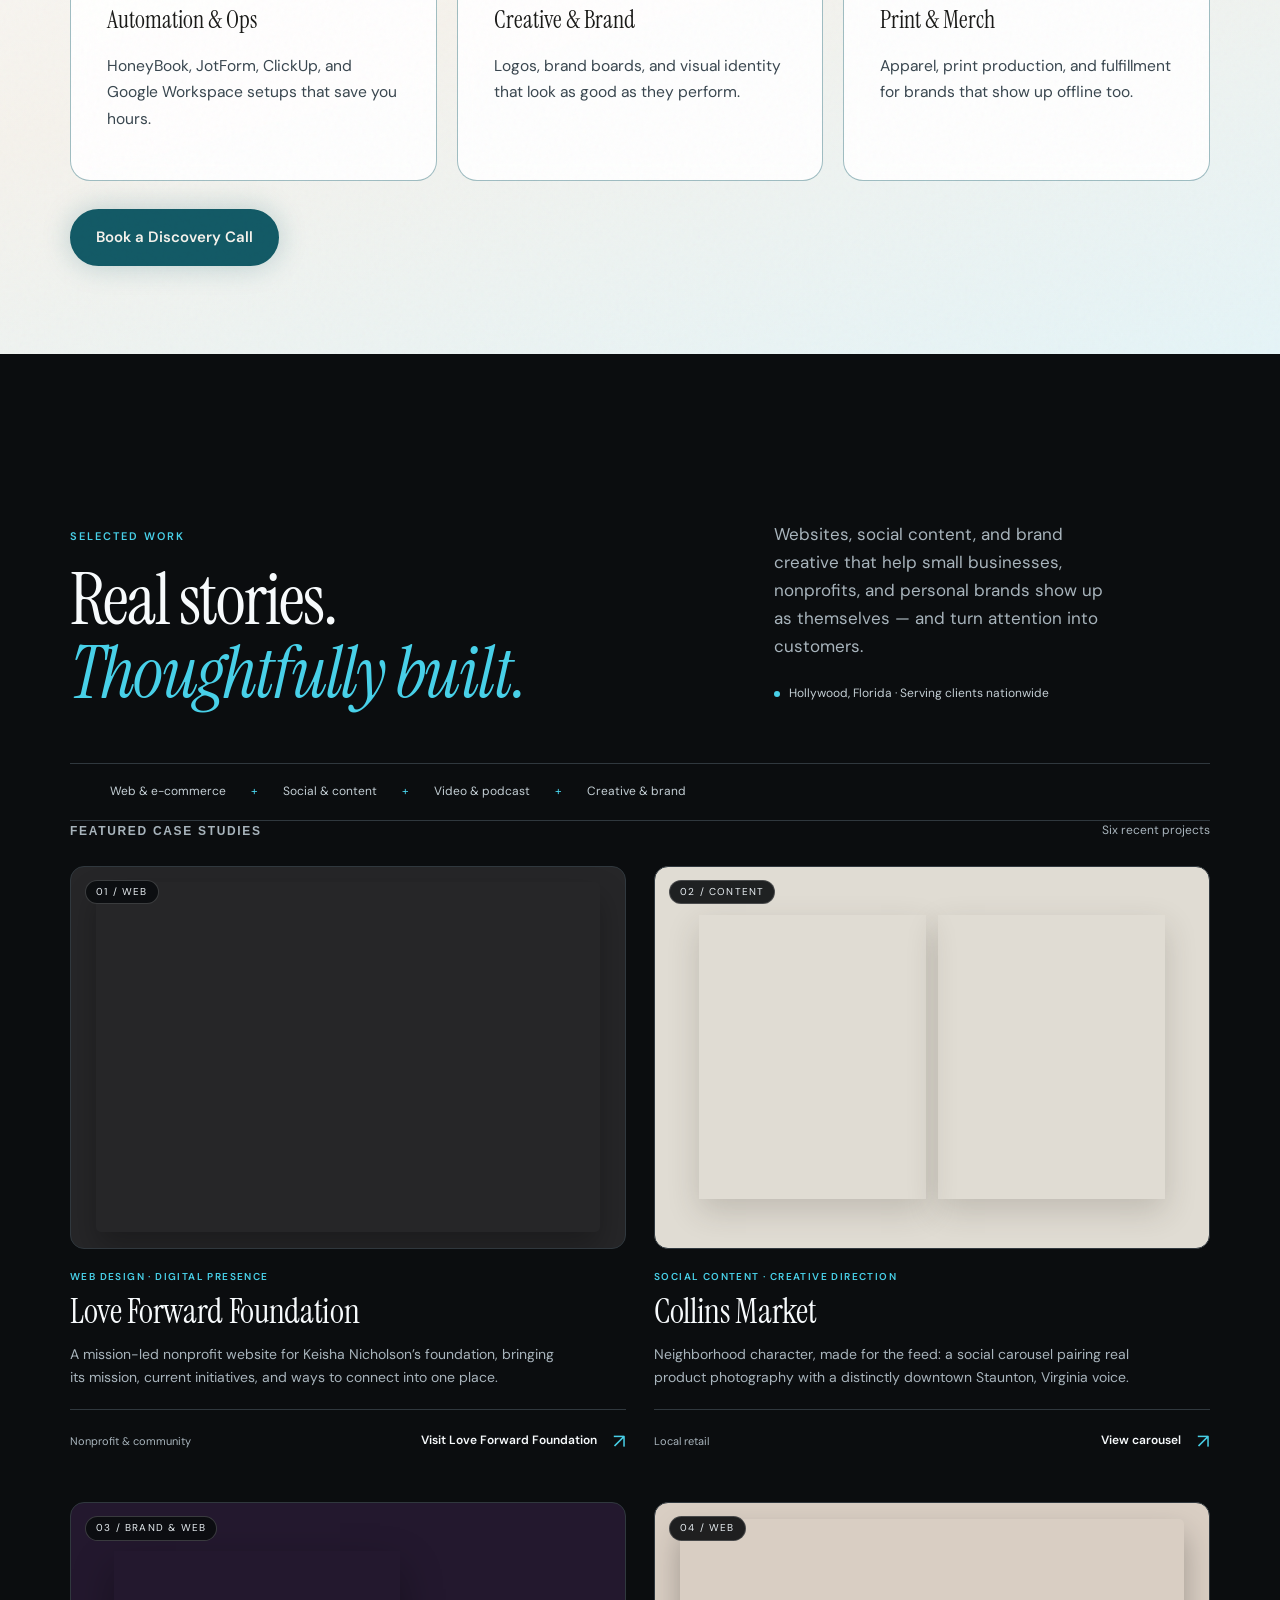
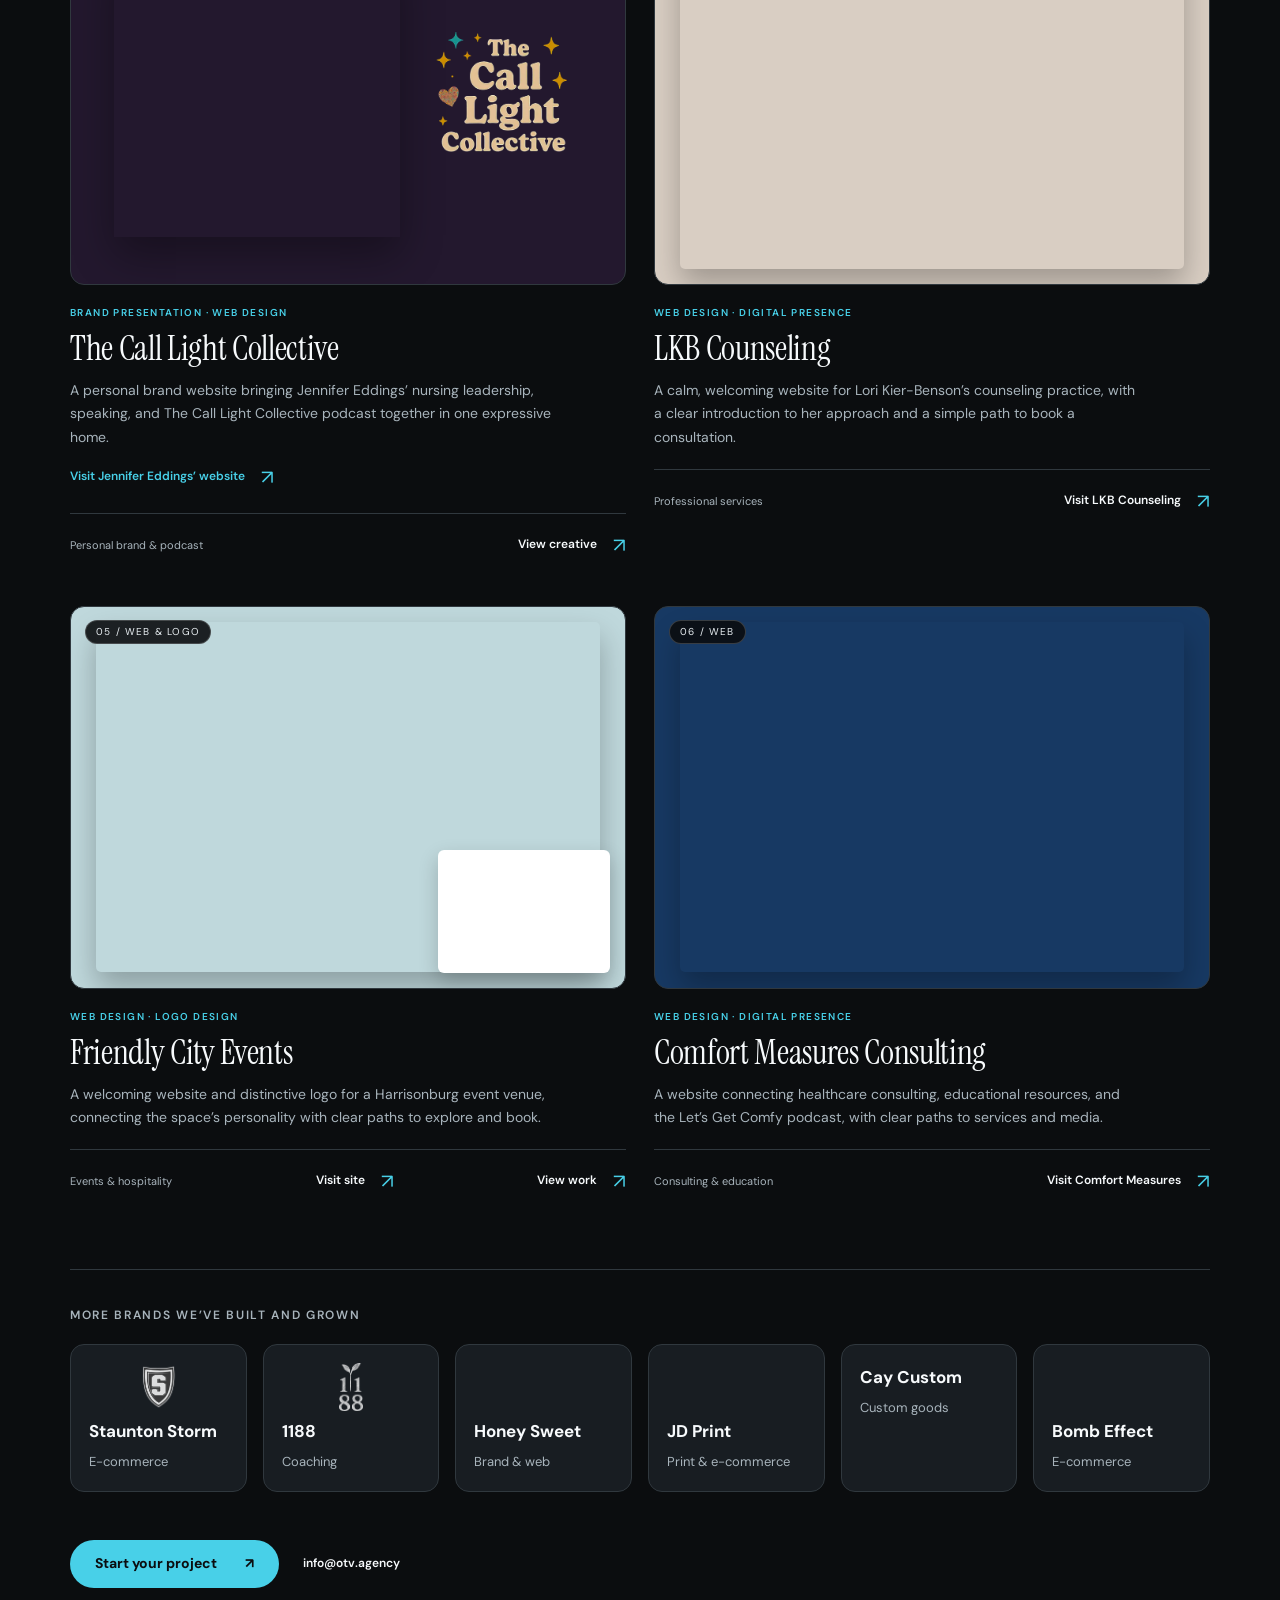
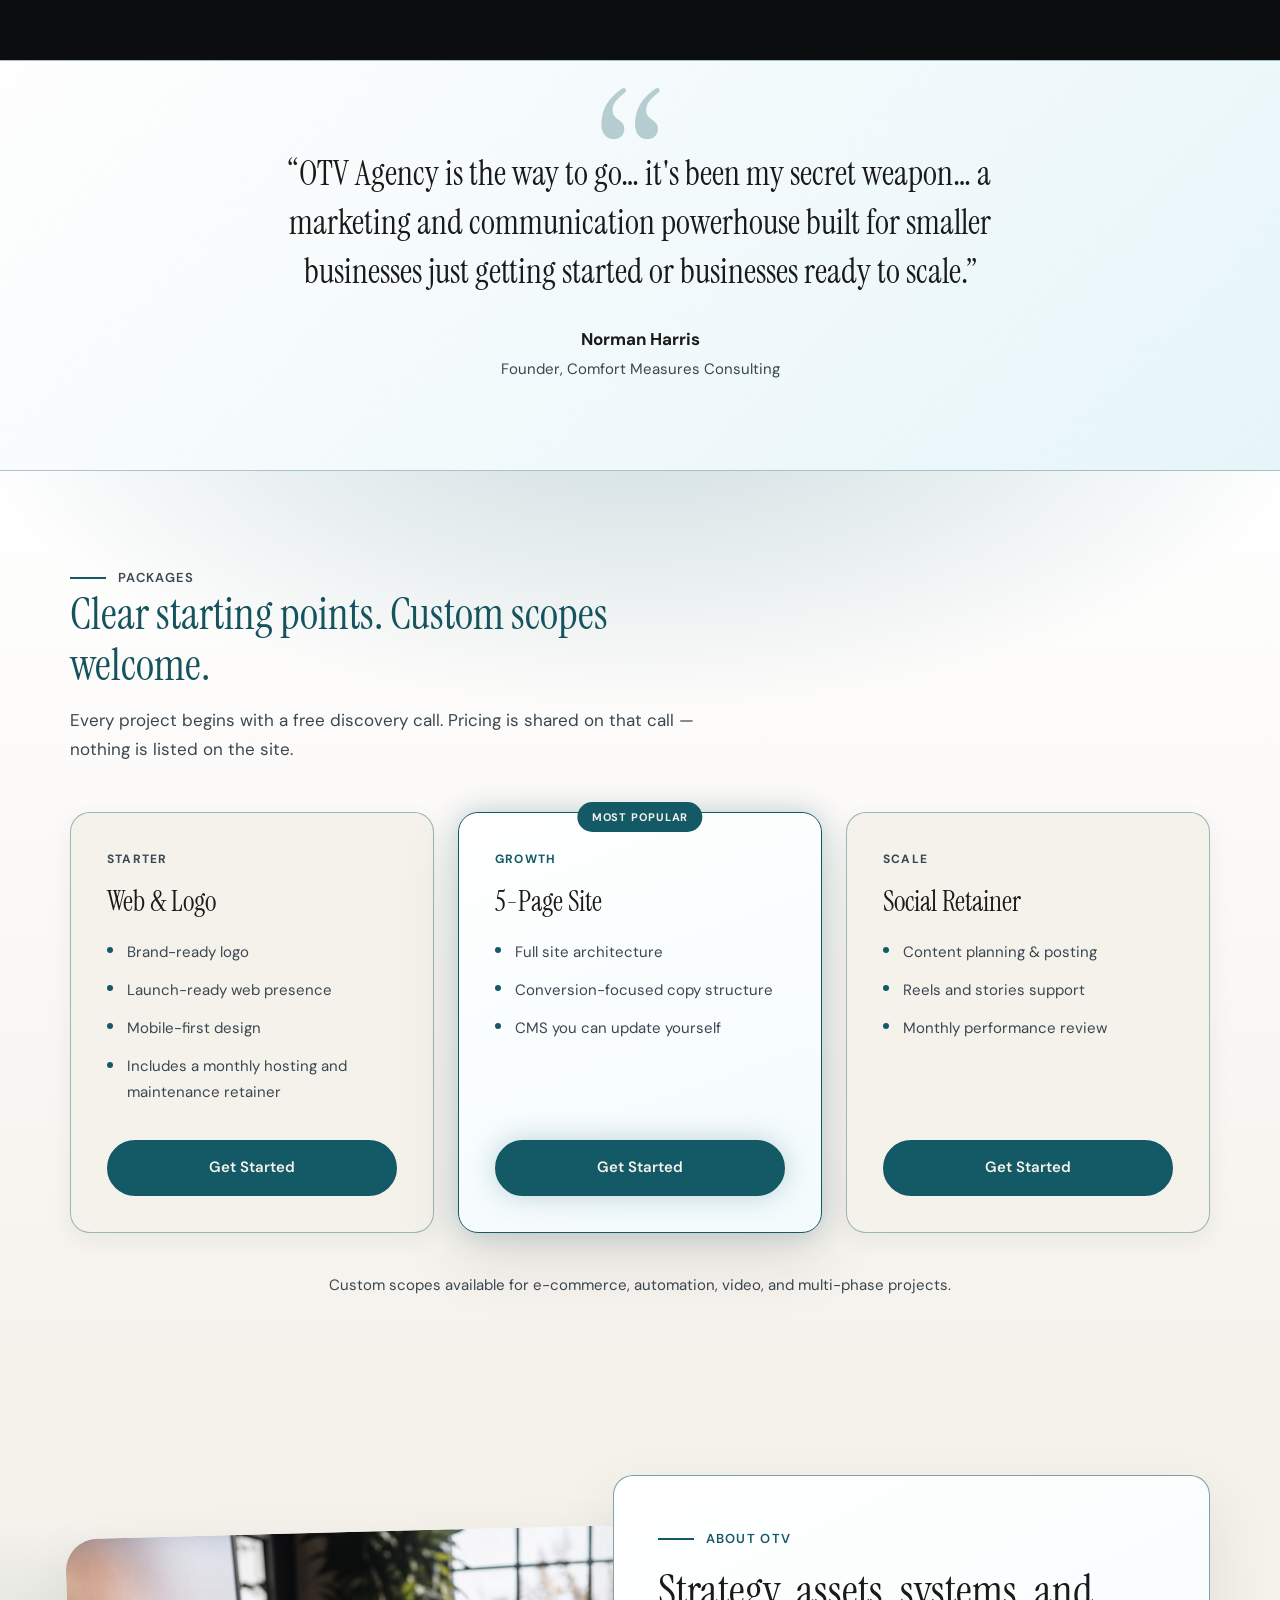
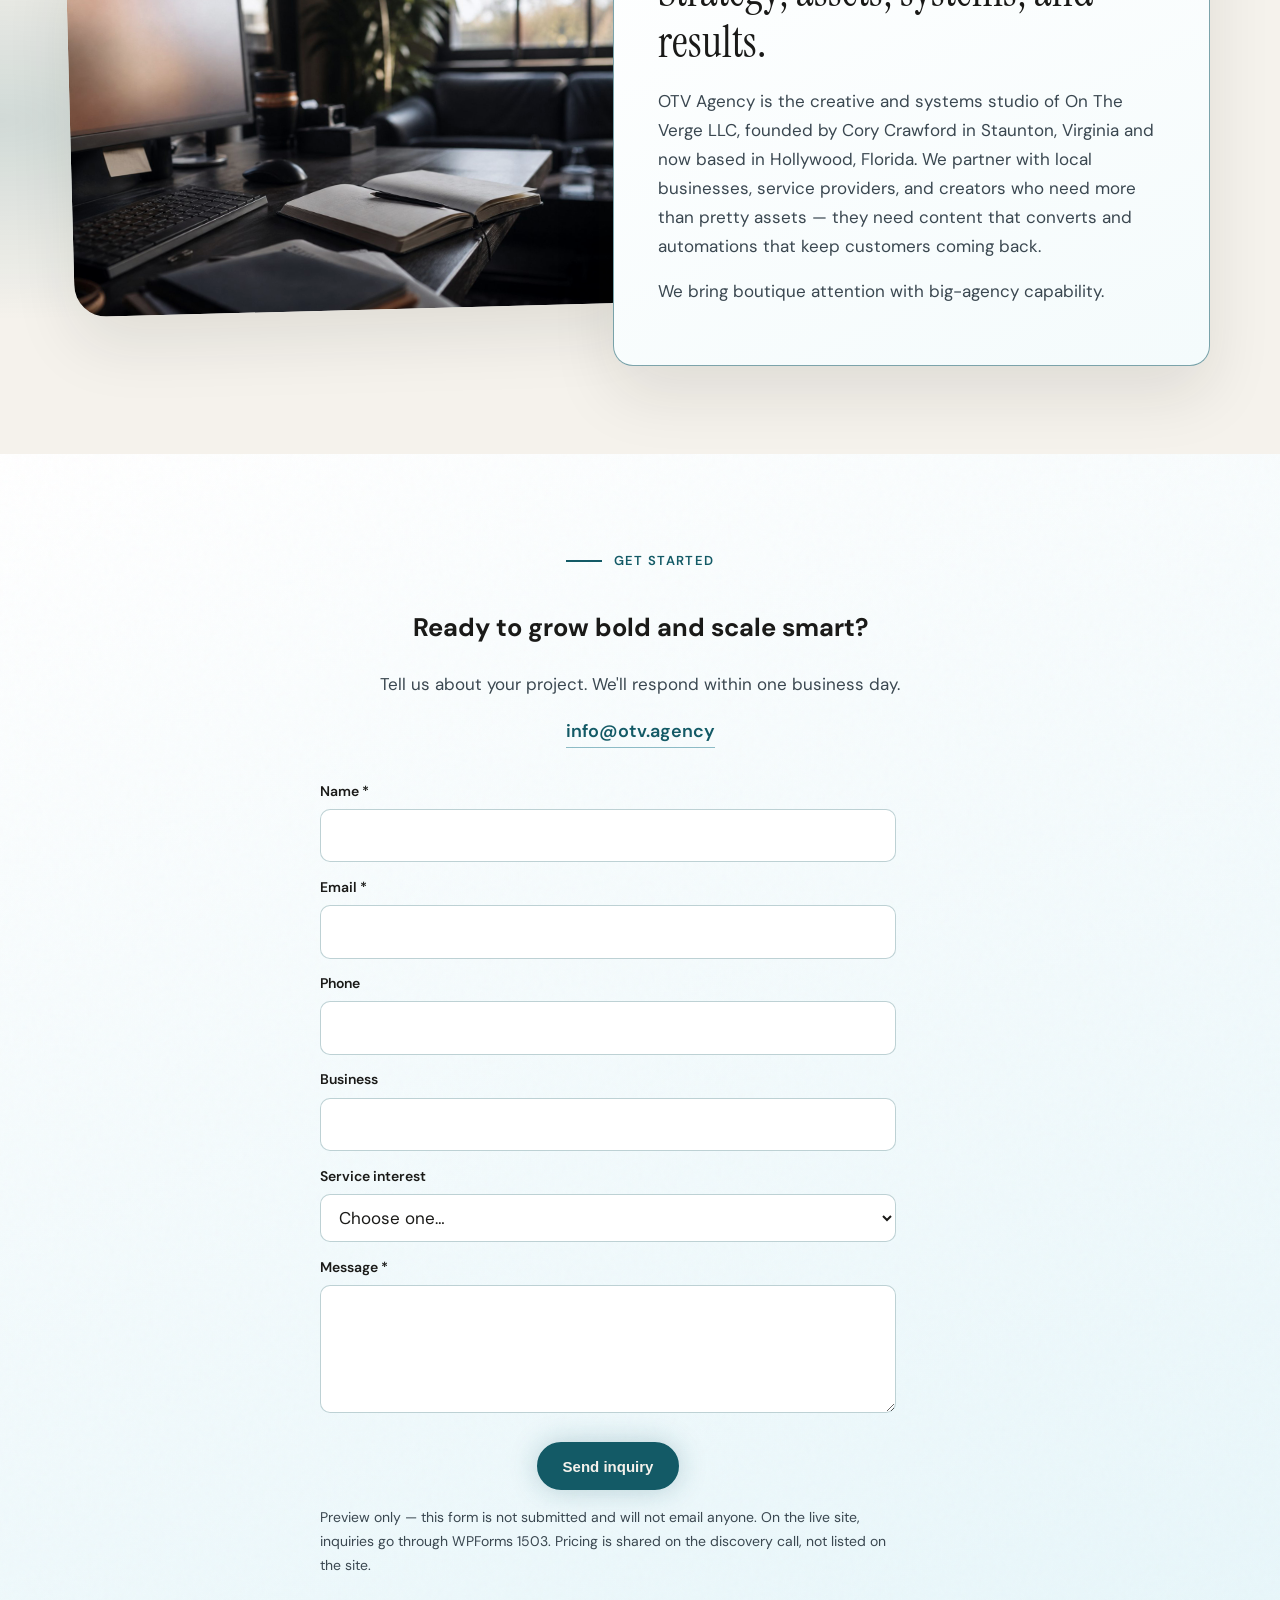
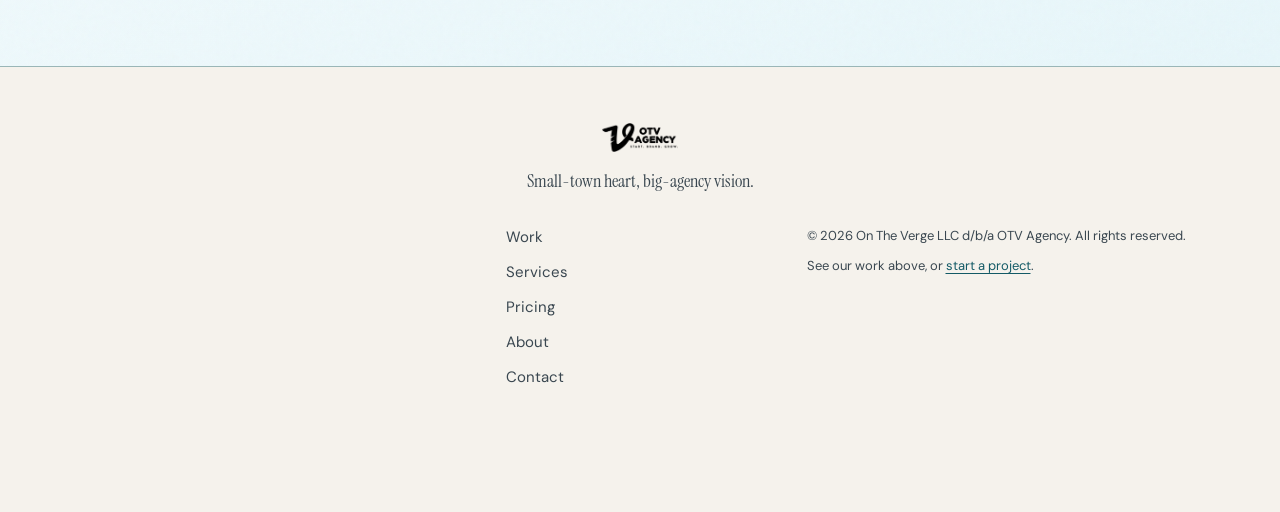
<file: intake.html>
<!DOCTYPE html>
<html lang="en-US">
<head>
  <meta charset="UTF-8">
  <meta name="viewport" content="width=device-width, initial-scale=1">
  <title>Project intake form | OTV Agency (Preview)</title>
  <meta name="description" content="Start a project with OTV Agency. Tell us about your business, goals, and timeline, and we will follow up with next steps.">
  <meta name="robots" content="noindex, nofollow">
  <link rel="canonical" href="https://otvagency.github.io/otv-agency-cleanup-preview/intake.html">
  <link rel="icon" href="theme/assets/images/favicon-light.png" type="image/png">
  <meta http-equiv="refresh" content="0;url=index.html#contact">
  <link rel="stylesheet" href="theme/assets/css/main.css?v=1.3.5">
</head>
<body>
  <p style="padding:2rem;font-family:DM Sans,system-ui,sans-serif">This preview keeps the intake form on the homepage. <a href="index.html#contact">Go to the contact form</a>.</p>
</body>
</html>
</file>
<file: theme/assets/css/main.css>
:root {
  --preview-banner-h: 2.75rem;
  /* Slate Lagoon B — canonical tokens from the 2026-11-08 brand guide */
  --otv-font-display: "Instrument Serif", Georgia, "Times New Roman", serif;
  --otv-font-body: "DM Sans", system-ui, -apple-system, "Segoe UI", Roboto, Arial, sans-serif;
  --otv-surface: #f5f2ec;
  --otv-surface-alt: #ebe7df;
  --otv-panel: #ddd8cf;
  --otv-text: #1a1a18;
  --otv-text-secondary: #3a4750;
  --otv-heading: #15535e;
  --otv-link: #135a66;
  --otv-accent: #135a66;
  --otv-border: #15535e;
  --otv-focus: #135a66;
  --otv-effect-teal: #4FC3CF;
  --otv-effect-blue: #6AABDC;

  /* Legacy aliases used throughout this stylesheet */
  --ink: var(--otv-text);
  --ink-soft: var(--otv-text-secondary);
  --muted: var(--otv-text-secondary);
  --muted-light: var(--otv-text-secondary);
  --paper: var(--otv-surface);
  --paper-2: var(--otv-surface-alt);
  --white: #f5f2ec;
  --line: rgba(21, 83, 94, 0.22);
  --cyan: var(--otv-accent);
  --cyan-ink: var(--otv-link);
  --cyan-ink-hover: var(--otv-heading);
  --cyan-bright: #3fbfd2;
  --black: var(--otv-text);
  --charcoal: var(--otv-surface-alt);
  --surface: var(--otv-panel);
  --cream: var(--otv-text);
  --cream-deep: var(--otv-surface-alt);
  --cyan-deep: var(--otv-link);
  --forest: var(--otv-accent);
  --forest-deep: var(--otv-heading);
  --navy: var(--otv-accent);
  --navy-deep: var(--otv-heading);
  --stone: var(--otv-text-secondary);
  --font-display: var(--otv-font-display);
  --font-body: var(--otv-font-body);
  --shadow-sm: 0 8px 24px rgba(26, 26, 24, 0.06);
  --shadow-md: 0 18px 44px rgba(26, 26, 24, 0.08);
  --shadow-lg: 0 28px 64px rgba(26, 26, 24, 0.1);
  --glow-cyan: 0 0 28px rgba(19, 90, 102, 0.25);
  --grain: url("data:image/svg+xml,%3Csvg viewBox='0 0 256 256' xmlns='http://www.w3.org/2000/svg'%3E%3Cfilter id='n'%3E%3CfeTurbulence type='fractalNoise' baseFrequency='0.85' numOctaves='4' stitchTiles='stitch'/%3E%3C/filter%3E%3Crect width='100%25' height='100%25' filter='url(%23n)' opacity='0.55'/%3E%3C/svg%3E");
  --radius-sm: 12px;
  --radius-md: 20px;
  --radius-lg: 32px;
  --max-width: 1140px;
  color-scheme: light;
}

[data-theme="dark"],
.otv-theme-dark {
  --otv-surface: #111d24;
  --otv-surface-alt: #16262f;
  --otv-panel: #1c3039;
  --otv-text: #f5f2ec;
  --otv-text-secondary: #b4c2c8;
  --otv-heading: #f5f2ec;
  --otv-link: #6fd0df;
  --otv-accent: #3fbfd2;
  --otv-border: #3fbfd2;
  --otv-focus: #6fd0df;
  --line: rgba(63, 191, 210, 0.28);
  --glow-cyan: 0 0 28px rgba(63, 191, 210, 0.28);
  --shadow-sm: 0 8px 24px rgba(0, 0, 0, 0.28);
  --shadow-md: 0 18px 44px rgba(0, 0, 0, 0.32);
  --shadow-lg: 0 28px 64px rgba(0, 0, 0, 0.4);
  color-scheme: dark;
}

*, *::before, *::after { box-sizing: border-box; }
html { scroll-behavior: smooth; }
body {
  margin: 0;
  font-family: var(--font-body);
  font-size: 1.0625rem;
  line-height: 1.7;
  color: var(--ink);
  background: var(--paper);
}
img { max-width: 100%; height: auto; display: block; }
a { color: var(--otv-link); text-decoration: underline; text-underline-offset: 3px; }
a:hover { color: var(--cyan-ink-hover); }
a:focus-visible,
.btn:focus-visible,
.nav-toggle:focus-visible,
.theme-toggle:focus-visible {
  outline: 3px solid var(--otv-focus);
  outline-offset: 2px;
}

.skip-link {
  position: absolute; left: -9999px; top: 0; z-index: 9999;
  padding: 0.75rem 1.25rem; background: var(--cyan); color: var(--ink);
}
.skip-link:focus { left: 1rem; top: 1rem; }

.container { width: min(100% - 2.5rem, var(--max-width)); margin-inline: auto; }

/* Header */
.site-header {
  position: fixed; top: 0; left: 0; right: 0; z-index: 100;
  transition: background 0.3s, box-shadow 0.3s;
}
.site-header.is-scrolled {
  background: rgba(255, 255, 255, 0.94);
  backdrop-filter: blur(12px);
  box-shadow: var(--shadow-sm);
  border-bottom: 1px solid rgba(19, 90, 102, 0.35);
}
.header-inner {
  display: flex; align-items: center; justify-content: space-between;
  padding: 1rem 0; gap: 1rem;
}
.brand { display: flex; align-items: center; text-decoration: none; }
.brand-logo { height: 44px; width: auto; }
.is-editing .brand { min-width: 0; max-width: calc(100% - 3.25rem); }
.is-editing .brand-lockup {
  display: block;
  height: auto;
  width: auto;
  max-height: 4.5rem;
  max-width: 100%;
  object-fit: contain;
  object-position: left center;
}
.brand-logo--light { display: block; } /* dark artwork — light mode / cream surfaces */
.brand-logo--dark { display: none; } /* white artwork — dark mode only */

.site-nav { display: flex; align-items: center; gap: 1.75rem; }
.site-nav a {
  text-decoration: none; font-size: 0.9375rem; font-weight: 500;
  color: var(--ink);
}
.site-header.is-scrolled .site-nav a { color: var(--ink); }
.site-nav a:hover { color: var(--cyan-ink); opacity: 1; }
.site-header.is-scrolled .site-nav a:hover { color: var(--cyan-ink); opacity: 1; }
.nav-cta {
  padding: 0.55rem 1.15rem; border-radius: 999px;
  background: var(--cyan); color: #f5f2ec !important;
  font-weight: 600 !important;
  box-shadow: var(--glow-cyan);
}
.nav-cta:hover { background: var(--cyan-ink); color: #f5f2ec !important; }
.site-header.is-scrolled .nav-cta {
  background: var(--cyan); color: #f5f2ec !important;
}
.site-header.is-scrolled .nav-cta:hover {
  background: var(--cyan-ink); color: #f5f2ec !important;
}

.nav-toggle {
  display: none; flex-direction: column; gap: 5px;
  background: none; border: none; cursor: pointer; padding: 0.5rem;
}
.nav-toggle span {
  display: block; width: 24px; height: 2px;
  background: var(--ink); transition: 0.3s;
}
.site-header.is-scrolled .nav-toggle span { background: var(--ink); }

/* Hero */
.hero {
  position: relative; min-height: 92vh; display: flex; align-items: center;
  color: var(--ink); overflow: hidden;
  background: var(--paper);
}
.hero-media {
  position: absolute; inset: 0;
}
.hero-media img {
  width: 100%; height: 100%; object-fit: cover;
  filter: saturate(0.4) contrast(0.92) brightness(1.2);
}
.hero-overlay {
  position: absolute; inset: 0; z-index: 1;
  background: linear-gradient(
    105deg,
    rgba(245, 242, 236, 0.94) 0%,
    rgba(245, 242, 236, 0.84) 46%,
    rgba(221, 216, 207, 0.72) 100%
  );
}
.hero-grain {
  position: absolute; inset: 0; z-index: 2;
  opacity: 0.08;
  mix-blend-mode: multiply;
  pointer-events: none;
  background-image: var(--grain);
}
.hero-inner { position: relative; z-index: 3; padding: 8rem 0 5rem; }
.hero-grid {
  display: grid;
  grid-template-columns: minmax(0, 1fr) minmax(220px, 26rem);
  column-gap: clamp(2rem, 5vw, 4rem);
  row-gap: 1rem;
  align-items: start;
}
.hero-eyebrow {
  grid-column: 1 / -1;
  margin: 0;
  font-size: 0.8125rem;
  font-weight: 600;
  letter-spacing: 0.1em;
  text-transform: uppercase;
  color: var(--cyan-ink);
}
.hero-offer {
  grid-row: 2;
  grid-column: 2;
  align-self: start;
  padding: 1.75rem 1.75rem 1.5rem;
  border-radius: var(--radius-md);
  border: 1px solid rgba(19, 90, 102, 0.85);
  background: rgba(255, 255, 255, 0.92);
  backdrop-filter: blur(14px);
  box-shadow: var(--glow-cyan), 0 24px 50px rgba(21, 32, 38, 0.08);
}
.hero-copy {
  grid-row: 2;
  grid-column: 1;
}
.hero-offer-label {
  margin: 0 0 0.75rem;
  font-size: 0.75rem;
  font-weight: 700;
  letter-spacing: 0.12em;
  text-transform: uppercase;
  color: var(--cyan-ink);
}
.hero-offer-headline {
  margin: 0 0 0.75rem;
  font-family: var(--font-display);
  font-size: clamp(1.5rem, 2.5vw, 1.875rem);
  line-height: 1.15;
  color: var(--ink);
}
.hero-offer-copy {
  margin: 0 0 1.25rem;
  font-size: 0.9375rem;
  line-height: 1.55;
  color: var(--ink-soft);
}
.hero-offer-cta { width: 100%; }
.hero h1 {
  font-family: var(--font-display); font-size: clamp(2.75rem, 6vw, 4.5rem);
  font-weight: 400; line-height: 1.08; margin: 0 0 1.25rem; max-width: 16ch;
  color: var(--otv-heading);
}
.hero-lede { font-size: 1.2rem; max-width: 44ch; color: var(--ink-soft); margin: 0 0 2rem; }
.hero-actions { display: flex; flex-wrap: wrap; gap: 1rem; margin-bottom: 1.5rem; }
.hero-badge {
  display: inline-block; font-size: 0.8125rem; font-weight: 500;
  padding: 0.4rem 0.9rem; border-radius: 999px;
  border: 1px solid rgba(19, 90, 102, 0.7); color: var(--ink-soft);
  background: rgba(255, 255, 255, 0.55);
}

/* Proof strip */
.proof-strip {
  padding: 2.5rem 0;
  background: linear-gradient(180deg, #ffffff 0%, var(--paper) 100%);
  border-bottom: 1px solid rgba(19, 90, 102, 0.35);
}
.proof-strip-inner { text-align: center; }
.proof-strip-label {
  margin: 0 0 1.5rem;
  font-size: 0.75rem;
  font-weight: 600;
  letter-spacing: 0.12em;
  text-transform: uppercase;
  color: var(--muted);
}
.proof-logos {
  display: flex;
  flex-wrap: wrap;
  align-items: center;
  justify-content: center;
  gap: 2rem 2.5rem;
  margin-bottom: 2rem;
}
.is-editing .proof-logos {
  margin-bottom: 0;
}
.is-editing .contact.section {
  padding-bottom: 2.75rem;
}
.is-editing .proof-strip {
  margin-top: 0;
  margin-bottom: 4.5rem;
  padding-top: 1.5rem;
  padding-bottom: 2.25rem;
}
.is-editing .proof-strip-label {
  font-size: 0.8125rem;
  margin-bottom: 1.75rem;
}
.is-editing .proof-logos {
  gap: 2.25rem 3rem;
}
.is-editing .proof-logos img {
  height: 3.25rem;
  max-width: 11rem;
}
.is-editing .proof-logos a {
  display: inline-flex;
  align-items: center;
  line-height: 0;
}
.proof-logos img {
  height: 2.25rem;
  width: auto;
  max-width: 8rem;
  object-fit: contain;
  opacity: 0.88;
  filter: none;
  transition: opacity 0.2s;
}
.proof-logos img:hover { opacity: 1; }
.proof-quote {
  margin: 0 auto;
  max-width: 52ch;
  padding: 0;
  border: none;
}
.proof-quote p {
  margin: 0 0 0.5rem;
  font-family: var(--font-display);
  font-size: 1.125rem;
  line-height: 1.5;
  color: var(--ink);
  font-style: italic;
}
.proof-quote cite {
  font-style: normal;
  font-size: 0.875rem;
  color: var(--muted);
}

/* Buttons */
.btn {
  display: inline-flex; align-items: center; justify-content: center;
  padding: 0.85rem 1.5rem; border-radius: 999px; font-weight: 600;
  font-size: 0.9375rem; text-decoration: none; border: 2px solid transparent;
  transition: transform 0.2s, background 0.2s, color 0.2s, box-shadow 0.2s;
}
.btn:hover { transform: translateY(-1px); }
.btn-primary {
  background: var(--cyan);
  color: var(--ink);
  box-shadow: var(--glow-cyan);
}
.btn-primary:hover {
  background: var(--cyan-ink);
  color: var(--white);
  box-shadow: 0 0 32px rgba(19, 90, 102, 0.55);
}
.btn-secondary {
  background: transparent;
  color: var(--cyan-ink);
  border-color: rgba(19, 90, 102, 0.9);
}
.btn-secondary:hover {
  background: rgba(19, 90, 102, 0.16);
  color: var(--cyan-ink-hover);
  border-color: var(--cyan);
}
.btn-ghost {
  background: rgba(255, 255, 255, 0.55);
  color: var(--cyan-ink);
  border-color: rgba(19, 90, 102, 0.9);
}
.btn-ghost:hover {
  background: rgba(19, 90, 102, 0.16);
  color: var(--cyan-ink-hover);
  border-color: var(--cyan);
}

/* Sections */
.section {
  position: relative;
  padding: 5.5rem 0;
  overflow: hidden;
}
.section-label {
  display: inline-flex;
  align-items: center;
  gap: 0.75rem;
  font-size: 0.8125rem;
  font-weight: 600;
  letter-spacing: 0.1em;
  text-transform: uppercase;
  color: var(--cyan-ink);
  margin: 0 0 0.75rem;
}
.section-label::before {
  content: "";
  width: 2.25rem;
  height: 2px;
  background: var(--cyan);
  flex-shrink: 0;
}
.section-intro { max-width: 640px; margin-bottom: 3rem; }
.section-intro h2 {
  font-family: var(--font-display);
  font-size: clamp(2rem, 4vw, 2.75rem);
  font-weight: 400;
  line-height: 1.15;
  margin: 0 0 1rem;
  color: var(--otv-heading);
}
.section-intro p { color: var(--muted); margin: 0; }

/* Scroll reveal */
.reveal {
  opacity: 0;
  transform: translateY(22px);
  transition: opacity 0.65s ease var(--reveal-delay, 0ms),
    transform 0.65s ease var(--reveal-delay, 0ms);
}
.reveal.is-visible {
  opacity: 1;
  transform: none;
}

/* Services */
.services {
  background: linear-gradient(165deg, #ffffff 0%, var(--paper) 55%, #e5f4f7 100%);
  color: var(--ink);
}
.services::after {
  content: "";
  position: absolute;
  inset: 0;
  opacity: 0.06;
  mix-blend-mode: multiply;
  pointer-events: none;
  background-image: var(--grain);
}
.services .section-label { color: var(--cyan-ink); }
.services .section-intro h2 { color: var(--otv-heading); }
.services .section-intro p { color: var(--muted); }
.services-grid {
  display: grid;
  grid-template-columns: repeat(auto-fit, minmax(280px, 1fr));
  gap: 1.25rem;
}
.service-card {
  position: relative;
  padding: 2rem 2rem 1.75rem 2.25rem;
  border-radius: var(--radius-md);
  background: rgba(255, 255, 255, 0.92);
  border: 1px solid rgba(19, 90, 102, 0.4);
  backdrop-filter: blur(10px);
  transition: background 0.3s, border-color 0.3s, box-shadow 0.3s, transform 0.3s;
  overflow: hidden;
  display: flex;
  flex-direction: column;
}
.service-card::after {
  content: "";
  position: absolute;
  left: 0;
  top: 0;
  bottom: 0;
  width: 3px;
  background: linear-gradient(180deg, var(--cyan), transparent);
  opacity: 0;
  transition: opacity 0.3s;
}
.service-card:hover {
  background: #ffffff;
  border-color: rgba(19, 90, 102, 0.85);
  box-shadow: var(--glow-cyan), 0 18px 40px rgba(21, 32, 38, 0.08);
  transform: translateY(-3px);
}
.service-card:hover::after { opacity: 1; }
.service-card h3 {
  font-family: var(--font-display);
  font-size: 1.5rem;
  font-weight: 400;
  margin: 0 0 0.75rem;
  color: var(--ink);
  max-width: 16ch;
}
.service-card p {
  margin: 0 0 1.25rem;
  color: var(--ink-soft);
  font-size: 0.975rem;
  flex: 1;
}
.service-cta {
  font-size: 0.875rem;
  font-weight: 600;
  color: var(--cyan-ink);
  text-decoration: none;
  align-self: flex-start;
}
.service-cta:hover { color: var(--cyan-ink-hover); }

/* Pricing */
.pricing {
  background:
    radial-gradient(ellipse 90% 60% at 50% -10%, rgba(19, 90, 102, 0.22), transparent 60%),
    linear-gradient(180deg, #ffffff 0%, var(--paper) 100%);
}
.pricing-offer {
  max-width: 36rem;
  margin: 0 auto 1.75rem;
}
.is-editing .pricing-offer {
  margin: 1.75rem auto 0;
}
.pricing-offer-copy {
  margin: 0 0 1.75rem;
  flex: 1;
  color: var(--ink-soft);
  font-size: 0.9375rem;
  line-height: 1.55;
}
.pricing-grid {
  display: grid;
  grid-template-columns: repeat(auto-fit, minmax(280px, 1fr));
  gap: 1.5rem;
  align-items: stretch;
}
.pricing-card {
  position: relative;
  padding: 2.25rem;
  border-radius: var(--radius-md);
  background: var(--white);
  border: 1px solid rgba(19, 90, 102, 0.4);
  display: flex;
  flex-direction: column;
  box-shadow: var(--shadow-sm);
  transition: transform 0.3s, box-shadow 0.3s, border-color 0.3s;
  color: var(--ink);
}
.pricing-card:hover {
  box-shadow: var(--shadow-md);
  border-color: rgba(19, 90, 102, 0.75);
}
.pricing-card--featured {
  background: linear-gradient(160deg, #ffffff 0%, #f3fbfd 100%);
  border: 1px solid var(--cyan);
  color: var(--ink);
  box-shadow: var(--glow-cyan), var(--shadow-lg);
  transform: translateY(-6px) scale(1.02);
}
.pricing-card--featured:hover { transform: translateY(-8px) scale(1.02); }
.pricing-badge {
  position: absolute;
  top: -0.7rem;
  left: 50%;
  transform: translateX(-50%);
  margin: 0;
  padding: 0.35rem 0.9rem;
  border-radius: 999px;
  font-size: 0.6875rem;
  font-weight: 700;
  letter-spacing: 0.08em;
  text-transform: uppercase;
  background: var(--otv-accent);
  color: #f5f2ec;
  white-space: nowrap;
}
.pricing-tier {
  font-size: 0.75rem;
  font-weight: 700;
  letter-spacing: 0.1em;
  text-transform: uppercase;
  color: var(--muted);
  margin: 0 0 0.5rem;
}
.pricing-card--featured .pricing-tier { color: var(--cyan-ink); }
.pricing-card h3 {
  font-family: var(--font-display);
  font-size: 1.75rem;
  font-weight: 400;
  margin: 0 0 0.5rem;
  color: var(--ink);
}
.pricing-card--featured h3 { color: var(--ink); }
.pricing-amount {
  font-size: 1.35rem;
  font-weight: 700;
  color: var(--cyan-ink);
  margin: 0 0 1.25rem;
}
.pricing-card--featured .pricing-amount { color: var(--cyan-ink); }
.pricing-card ul {
  list-style: none;
  padding: 0;
  margin: 0 0 1.75rem;
  flex: 1;
}
.pricing-card li {
  padding: 0.4rem 0 0.4rem 1.25rem;
  position: relative;
  font-size: 0.9375rem;
  color: var(--ink-soft);
}
.pricing-card--featured li { color: var(--ink-soft); }
.pricing-card li::before {
  content: "";
  position: absolute;
  left: 0;
  top: 0.85rem;
  width: 6px;
  height: 6px;
  border-radius: 50%;
  background: var(--cyan);
}
.pricing-card--featured li::before { background: var(--cyan); }
.pricing-card--featured .btn-primary {
  background: var(--otv-accent);
  color: #f5f2ec;
}
.pricing-note {
  text-align: center;
  color: var(--muted);
  margin: 2.5rem 0 0;
  font-size: 0.9375rem;
}

/* Work */
.work {
  background: linear-gradient(180deg, var(--paper) 0%, #ffffff 100%);
}
.work::before {
  content: "";
  position: absolute;
  inset: 0;
  background-image:
    linear-gradient(rgba(19, 90, 102, 0.16) 1px, transparent 1px),
    linear-gradient(90deg, rgba(19, 90, 102, 0.16) 1px, transparent 1px);
  background-size: 56px 56px;
  mask-image: linear-gradient(180deg, transparent, #000 12%, #000 88%, transparent);
  pointer-events: none;
}
.work-grid {
  display: grid;
  grid-template-columns: repeat(auto-fit, minmax(300px, 1fr));
  gap: 1.5rem;
}
.work-card {
  border-radius: var(--radius-md);
  overflow: hidden;
  background: var(--white);
  border: 1px solid rgba(19, 90, 102, 0.4);
  box-shadow: var(--shadow-sm);
  transition: box-shadow 0.3s, transform 0.3s, border-color 0.3s;
}
.work-card:hover {
  box-shadow: var(--glow-cyan), var(--shadow-md);
  transform: translateY(-4px);
  border-color: rgba(19, 90, 102, 0.85);
}
.work-link { display: block; color: inherit; text-decoration: none; }
.work-thumb {
  display: flex;
  align-items: center;
  justify-content: center;
  min-height: 14rem;
  padding: 2.5rem 2rem;
  background: linear-gradient(180deg, #f7fbfc 0%, #ffffff 100%);
  border-bottom: 1px solid rgba(19, 90, 102, 0.28);
  transition: background 0.3s;
  overflow: visible;
}
.work-card:hover .work-thumb {
  background: linear-gradient(180deg, #e7f7fb 0%, #ffffff 100%);
}
.work-thumb img {
  display: block;
  width: auto;
  height: auto;
  max-width: min(82%, 18rem);
  max-height: 8.5rem;
  object-fit: contain;
  object-position: center;
}
.work-thumb--wide {
  min-height: 15rem;
  padding: 2.75rem 2.25rem;
}
.work-thumb--wide img {
  max-width: min(90%, 16rem);
  max-height: 7.5rem;
}
.work-thumb--dark { background: #f4f8f9; }
.work-thumb-fallback {
  display: block;
  width: 4rem;
  height: 4rem;
  border-radius: 50%;
}
.work-thumb--1 { background: linear-gradient(135deg, #f4f8f9, #d7eef3); }
.work-thumb--2 { background: linear-gradient(135deg, #f7fbfc, #9ee4f2); }
.work-thumb--3 { background: linear-gradient(135deg, #ffffff, #d5e8ee); }
.work-thumb--4 { background: linear-gradient(135deg, #f7fbfc, #135a66); }
.work-thumb--5 { background: linear-gradient(135deg, #f4f8f9, #c5d0d6); }
.work-thumb--6 { background: linear-gradient(135deg, #ffffff, #7fd4e4); }
.work-meta {
  padding: 1.15rem 1.35rem 1.35rem;
  background: var(--white);
}
.work-tag {
  display: inline-block;
  font-size: 0.6875rem;
  font-weight: 700;
  letter-spacing: 0.08em;
  text-transform: uppercase;
  color: var(--cyan-ink);
  background: rgba(19, 90, 102, 0.18);
  padding: 0.25rem 0.6rem;
  border-radius: 999px;
  margin-bottom: 0.5rem;
}
.work-meta h3 { font-size: 1.125rem; font-weight: 600; margin: 0; color: var(--ink); }

/* Testimonial */
.testimonial {
  background: linear-gradient(135deg, #ffffff 0%, #e7f6fa 100%);
  color: var(--ink);
  border-top: 1px solid rgba(19, 90, 102, 0.35);
  border-bottom: 1px solid rgba(19, 90, 102, 0.35);
}
.testimonial::before {
  content: "\201C";
  position: absolute;
  top: 1rem;
  left: 50%;
  transform: translateX(-50%);
  font-family: var(--font-display);
  font-size: clamp(8rem, 18vw, 14rem);
  line-height: 1;
  color: rgba(19, 90, 102, 0.28);
  pointer-events: none;
}
.testimonial::after {
  content: "";
  position: absolute;
  inset: 0;
  opacity: 0.05;
  mix-blend-mode: multiply;
  pointer-events: none;
  background-image: var(--grain);
}
.testimonial-inner {
  position: relative;
  z-index: 1;
  max-width: 780px;
  margin-inline: auto;
  text-align: center;
}
.testimonial blockquote { margin: 0; }
.testimonial blockquote p {
  font-family: var(--font-display);
  font-size: clamp(1.5rem, 3vw, 2.125rem);
  line-height: 1.45;
  margin: 0 0 1.75rem;
  font-weight: 400;
  color: var(--ink);
}
.testimonial cite {
  font-style: normal;
  display: flex;
  flex-direction: column;
  gap: 0.2rem;
  align-items: center;
  color: var(--ink);
}
.testimonial cite span { font-size: 0.9375rem; color: var(--muted); }

/* About */
.about {
  background:
    radial-gradient(ellipse 70% 50% at 0% 50%, rgba(19, 90, 102, 0.16), transparent 60%),
    var(--paper);
}
.about-grid {
  display: grid;
  grid-template-columns: 1.05fr 0.95fr;
  gap: 0;
  align-items: center;
}
.about-media {
  position: relative;
  z-index: 1;
  padding-right: 2rem;
}
.about-media img {
  border-radius: var(--radius-lg);
  box-shadow: var(--shadow-lg);
  filter: saturate(0.85) contrast(1.02) brightness(1.02);
  transform: rotate(-1.5deg);
}
.about-copy {
  position: relative;
  z-index: 2;
  margin-left: -3.5rem;
  padding: 2.75rem;
  border-radius: var(--radius-md);
  background: linear-gradient(155deg, #ffffff, #f4fbfc);
  color: var(--ink);
  border: 1px solid rgba(19, 90, 102, 0.55);
  box-shadow: var(--shadow-lg);
}
.about-copy .section-label { color: var(--cyan-ink); }
.about-copy h2 {
  font-family: var(--font-display);
  font-size: clamp(2rem, 4vw, 2.75rem);
  font-weight: 400;
  line-height: 1.15;
  margin: 0 0 1.25rem;
  color: var(--ink);
}
.about-copy p {
  color: var(--ink-soft);
  margin: 0 0 1rem;
}
.about-copy strong { color: var(--ink); }

/* Contact */
.contact {
  background: linear-gradient(160deg, #ffffff 0%, #e7f6fa 100%);
  color: var(--ink);
}
.contact::after {
  content: "";
  position: absolute;
  inset: 0;
  opacity: 0.05;
  mix-blend-mode: multiply;
  pointer-events: none;
  background-image: var(--grain);
}
.contact .container { position: relative; z-index: 1; }
.contact--cta .section-label { color: var(--cyan-ink); }
.contact--cta h2 { color: var(--ink); }
.contact--cta p { color: var(--ink-soft); }
.contact--cta .contact-cta-inner {
  max-width: 640px;
  margin-inline: auto;
  text-align: center;
}
.contact-actions {
  display: flex;
  flex-wrap: wrap;
  gap: 1.25rem;
  justify-content: center;
  align-items: center;
  margin-top: 0.5rem;
}
.contact--cta .contact-link { border-bottom-color: rgba(12, 110, 132, 0.45); color: var(--cyan-ink); }
.contact-grid {
  display: grid;
  grid-template-columns: 1fr 1fr;
  gap: 3rem;
  align-items: start;
}
.contact-copy .section-label { color: var(--cyan-ink); }
.contact-copy h2 {
  font-family: var(--font-display);
  font-size: clamp(2rem, 4vw, 2.5rem);
  font-weight: 400;
  margin: 0 0 1rem;
  color: var(--ink);
}
.contact-copy p { color: var(--ink-soft); margin: 0 0 1.5rem; }
.contact-link {
  font-weight: 600;
  font-size: 1.125rem;
  text-decoration: none;
  color: var(--cyan-ink);
  border-bottom: 1px solid rgba(12, 110, 132, 0.45);
}
.contact-link:hover { color: var(--cyan-ink-hover); border-color: var(--cyan-ink-hover); }

/* Intake page */
.intake-page { padding-top: 0; }
.intake {
  background: var(--paper);
  padding: 7rem 0 4rem;
}
.intake-intro {
  max-width: 640px;
  margin-bottom: 2rem;
}
.intake-intro h1 {
  font-family: var(--font-display);
  font-size: clamp(2rem, 4vw, 2.75rem);
  font-weight: 400;
  line-height: 1.15;
  margin: 0 0 1rem;
  color: var(--ink);
}
.intake-intro p { color: var(--muted); margin: 0 0 0.75rem; }
.intake-alt { font-size: 0.9375rem; }
.intake-alt .contact-link {
  color: var(--cyan-ink);
  border-bottom-color: rgba(12, 110, 132, 0.45);
}
.intake-alt .contact-link:hover { color: var(--cyan-ink-hover); }
.intake-form-embed {
  border-radius: var(--radius-md);
  background: var(--white);
  border: 1px solid rgba(19, 90, 102, 0.45);
  box-shadow: var(--shadow-lg);
  overflow: hidden;
  min-height: 900px;
}
.intake-form-embed iframe {
  display: block;
  width: 100%;
  min-height: 900px;
  border: 0;
}

/* Footer */
.site-footer {
  background: #ffffff;
  color: var(--ink-soft);
  padding: 3.5rem 0 2.5rem;
  border-top: 1px solid rgba(19, 90, 102, 0.4);
}
.footer-inner {
  display: grid;
  grid-template-columns: 1.5fr 1fr 1.5fr;
  grid-template-areas:
    "brand brand brand"
    ". nav meta";
  gap: 1.75rem 2rem;
  align-items: start;
}
.footer-brand {
  grid-area: brand;
  display: flex;
  flex-direction: column;
  align-items: center;
  text-align: center;
  width: 100%;
}
.footer-brand img {
  display: block;
  width: 4.75rem;
  height: auto;
  max-width: none;
  margin: 0 auto 0.85rem;
  filter: none;
  opacity: 1;
}
.footer-tagline {
  font-family: var(--font-display);
  font-size: 1.125rem;
  color: var(--muted);
  margin: 0;
  width: 100%;
  text-align: center;
}
.footer-nav {
  grid-area: nav;
  display: flex;
  flex-direction: column;
  gap: 0.6rem;
}
.footer-meta { grid-area: meta; }
.footer-nav a { color: var(--ink-soft); text-decoration: none; font-size: 0.9375rem; }
.footer-nav a:hover { color: var(--cyan-ink); }
.footer-meta p { margin: 0 0 0.5rem; font-size: 0.8125rem; }
.footer-note { color: var(--muted); }

/* Editing page footer: three equal columns. Homepage keeps the shared layout above. */
.is-editing .footer-inner {
  grid-template-columns: 1fr 1fr 1fr;
  grid-template-areas: "brand nav meta";
  align-items: start;
}
.is-editing .footer-brand,
.is-editing .footer-nav,
.is-editing .footer-meta {
  width: 100%;
  text-align: center;
}
.is-editing .footer-nav {
  align-items: center;
}
.is-editing .footer-meta .hero-badge {
  margin-bottom: 0.75rem;
}

/* Responsive */
@media (max-width: 900px) {
  .about-grid, .contact-grid, .footer-inner { grid-template-columns: 1fr; }
  .footer-inner {
    grid-template-areas:
      "brand"
      "nav"
      "meta";
  }
  .is-editing .footer-inner {
    grid-template-columns: 1fr;
    grid-template-areas:
      "brand"
      "nav"
      "meta";
  }
  .about-media { padding-right: 0; }
  .about-copy { margin-left: 0; margin-top: -2rem; }
  .about-media img { transform: none; }
  .pricing-card--featured { transform: none; }
  .pricing-card--featured:hover { transform: translateY(-2px); }
}
@media (max-width: 768px) {
  .is-editing .brand-lockup { max-height: 3.75rem; }
  .nav-toggle { display: flex; }
  .site-nav {
    position: fixed; top: 0; right: 0; bottom: 0; width: min(280px, 85vw);
    flex-direction: column; align-items: flex-start; padding: 5rem 2rem 2rem;
    background: #ffffff; transform: translateX(100%);
    transition: transform 0.3s; gap: 1.25rem;
    border-left: 1px solid rgba(19, 90, 102, 0.45);
    box-shadow: var(--shadow-md);
  }
  .site-nav.is-open { transform: translateX(0); }
  .site-nav a:not(.nav-cta) { color: var(--ink) !important; font-size: 1.0625rem; }
  .nav-cta { margin-top: 0.5rem; color: #f5f2ec !important; }
  .hero-inner { padding: 7rem 0 4rem; }
  .hero-grid {
    grid-template-columns: 1fr;
    row-gap: 2rem;
  }
  .hero-copy,
  .hero-offer {
    grid-column: 1;
    grid-row: auto;
  }
  .hero-offer {
    width: 100%;
    max-width: none;
    min-width: 0;
    margin: 0;
    justify-self: stretch;
    padding: 1.35rem 1.15rem 1.2rem;
  }
  .hero-offer-cta {
    padding-inline: 1rem;
  }
  .hero h1 { max-width: none; }
  .section { padding: 4rem 0; }
  .proof-logos { gap: 1.5rem; }
  .proof-logos img { height: 1.75rem; }
}

@media (prefers-reduced-motion: reduce) {
  .reveal {
    opacity: 1;
    transform: none;
    transition: none;
  }
}

/* Editing page only (preview.html). Homepage does not use .is-editing. */
.is-editing .service-switcher {
  position: relative;
  display: grid;
  grid-template-columns: minmax(16rem, 0.92fr) minmax(18rem, 1.08fr);
  gap: 1.25rem 2rem;
  align-items: start;
}
.is-editing .svc-input {
  position: absolute;
  width: 1px;
  height: 1px;
  padding: 0;
  margin: -1px;
  overflow: hidden;
  clip: rect(0, 0, 0, 0);
  white-space: nowrap;
  border: 0;
}
.is-editing .service-switcher .services-grid {
  display: flex;
  flex-direction: column;
  gap: 0.65rem;
  grid-column: 1;
  grid-row: 1;
}
.is-editing .service-card {
  cursor: pointer;
  padding: 0.95rem 1.15rem;
}
.is-editing .service-card:hover { transform: none; }
.is-editing .service-card h3 {
  margin: 0;
  max-width: none;
  font-size: 1.4rem;
}
.is-editing .service-card p {
  display: none;
  margin: 0.7rem 0 0;
  flex: none;
}
.is-editing #svc-web:checked ~ .services-grid label[for="svc-web"],
.is-editing #svc-social:checked ~ .services-grid label[for="svc-social"],
.is-editing #svc-video:checked ~ .services-grid label[for="svc-video"],
.is-editing #svc-automation:checked ~ .services-grid label[for="svc-automation"],
.is-editing #svc-print:checked ~ .services-grid label[for="svc-print"] {
  background: #ffffff;
  border-color: var(--cyan);
  box-shadow: var(--glow-cyan), 0 18px 40px rgba(21, 32, 38, 0.08);
}
.is-editing #svc-web:checked ~ .services-grid label[for="svc-web"]::after,
.is-editing #svc-social:checked ~ .services-grid label[for="svc-social"]::after,
.is-editing #svc-video:checked ~ .services-grid label[for="svc-video"]::after,
.is-editing #svc-automation:checked ~ .services-grid label[for="svc-automation"]::after,
.is-editing #svc-print:checked ~ .services-grid label[for="svc-print"]::after {
  opacity: 1;
}
.is-editing #svc-web:checked ~ .services-grid label[for="svc-web"] p,
.is-editing #svc-social:checked ~ .services-grid label[for="svc-social"] p,
.is-editing #svc-video:checked ~ .services-grid label[for="svc-video"] p,
.is-editing #svc-automation:checked ~ .services-grid label[for="svc-automation"] p,
.is-editing #svc-print:checked ~ .services-grid label[for="svc-print"] p {
  display: block;
}
.is-editing #svc-web:focus-visible ~ .services-grid label[for="svc-web"],
.is-editing #svc-social:focus-visible ~ .services-grid label[for="svc-social"],
.is-editing #svc-video:focus-visible ~ .services-grid label[for="svc-video"],
.is-editing #svc-automation:focus-visible ~ .services-grid label[for="svc-automation"],
.is-editing #svc-print:focus-visible ~ .services-grid label[for="svc-print"] {
  outline: 2px solid var(--cyan-ink);
  outline-offset: 3px;
}
.is-editing .service-example {
  display: none;
  grid-column: 2;
  grid-row: 1;
  grid-template-columns: minmax(6.5rem, 9.5rem) minmax(0, 1fr);
  gap: 1.15rem 1.35rem;
  align-items: start;
  align-self: start;
  margin-top: 0;
  padding: 1.35rem 1.4rem;
  background: #ffffff;
  border: 1px solid rgba(19, 90, 102, 0.55);
  border-radius: var(--radius-md);
  box-shadow: var(--shadow-sm);
}
.is-editing #svc-web:checked ~ .service-example--web,
.is-editing #svc-social:checked ~ .service-example--social,
.is-editing #svc-video:checked ~ .service-example--video,
.is-editing #svc-automation:checked ~ .service-example--automation,
.is-editing #svc-print:checked ~ .service-example--print {
  display: grid;
}
.is-editing .service-example img {
  width: 100%;
  max-height: 9.5rem;
  object-fit: contain;
  background: var(--paper);
  border-radius: var(--radius-sm, 8px);
}
.is-editing .service-example-kicker {
  margin: 0 0 0.35rem;
  color: var(--cyan-ink);
  font-size: 0.75rem;
  font-weight: 700;
  letter-spacing: 0.08em;
  text-transform: uppercase;
}
.is-editing .service-example-name {
  margin: 0 0 0.25rem;
  font-family: var(--font-display);
  font-size: 1.75rem;
  color: var(--ink);
}
.is-editing .service-example-tag {
  margin: 0 0 0.7rem;
  color: var(--cyan-ink);
  font-size: 0.8125rem;
  font-weight: 700;
  letter-spacing: 0.08em;
  text-transform: uppercase;
}
.is-editing .service-example-copy {
  margin: 0 0 0.85rem;
  color: var(--ink-soft);
  font-size: 0.975rem;
}
.is-editing .service-example a {
  color: var(--cyan-ink);
  font-weight: 600;
}
.is-editing .photo-frame,
.photo-frame {
  display: block;
  width: 8.75rem;
  height: 11rem;
  object-fit: cover;
  object-position: center center;
  border-radius: var(--radius-md);
  border: 1px solid rgba(19, 90, 102, 0.55);
}
.is-editing .testimonial .photo-frame,
.testimonial .photo-frame {
  position: relative;
  z-index: 1;
  margin: 0 auto 1.5rem;
}
.is-editing .about-media img.photo-frame,
.about-media img.photo-frame {
  width: 100%;
  max-width: 28rem;
  height: 16rem;
  margin: 0 0 1rem;
  padding: 0;
  transform: none;
  filter: none;
  object-fit: cover;
  object-position: center center;
}
.is-editing .about-media img.photo-frame {
  height: 22rem;
  margin-bottom: 0;
  object-position: center top;
}
.is-editing .site-footer .hero-badge {
  margin: 0 0 0.75rem;
}
.is-editing .testimonial-scroller {
  position: relative;
  z-index: 1;
  width: 100%;
  max-width: 100%;
  min-width: 0;
}
.is-editing .testimonial-row {
  position: relative;
  display: flex;
  align-items: flex-start;
  gap: 0;
  width: 100%;
  max-width: 100%;
  min-width: 0;
  margin: 0;
  overflow-x: auto;
  overflow-y: hidden;
  scroll-snap-type: x mandatory;
  scroll-behavior: smooth;
  -webkit-overflow-scrolling: touch;
  overscroll-behavior-x: contain;
  padding-bottom: 0.35rem;
  scrollbar-color: var(--cyan) transparent;
  scrollbar-width: thin;
}
.is-editing .testimonial-row:focus-visible {
  outline: 2px solid var(--cyan-ink);
  outline-offset: 4px;
}
.is-editing .testimonial-row > .testimonial-inner,
.is-editing .testimonial-row > .testimonial-quote {
  flex: 0 0 100%;
  width: 100%;
  max-width: 100%;
  min-width: 0;
  scroll-snap-align: start;
  box-sizing: border-box;
}
.is-editing .testimonial-controls {
  display: flex;
  justify-content: center;
  gap: 0.65rem;
  margin-top: 0.15rem;
}
.is-editing .testimonial-controls .btn {
  width: 3.25rem;
  height: 3.25rem;
  padding: 0;
}
.is-editing .testimonial-controls svg {
  display: block;
  width: 1.4rem;
  height: 1.4rem;
}
.is-editing .testimonial-controls .btn[disabled],
.is-editing .testimonial-controls .btn[disabled]:hover {
  opacity: 0.38;
  cursor: default;
  transform: none;
  background: transparent;
  color: var(--cyan-ink);
}
.is-editing .testimonial-row .testimonial-inner {
  max-width: none;
  margin-inline: 0;
}
.is-editing .testimonial-row .photo-frame {
  margin-bottom: 0.75rem;
}
.is-editing .testimonial-row .photo-frame--logo {
  object-fit: contain;
  background: #0a0a0a;
}
.is-editing .testimonial-row .photo-frame--head {
  object-position: center top;
}
.is-editing .testimonial-row blockquote p {
  margin-bottom: 0.85rem;
}
.is-editing .testimonial-row cite {
  gap: 0.1rem;
}
.is-editing .testimonial-quote {
  margin: 0;
  text-align: center;
  display: flex;
  flex-direction: column;
  justify-content: center;
  padding-block: 0.25rem;
}
@media (max-width: 768px) {
  .is-editing .service-switcher {
    grid-template-columns: 1fr;
  }
  .is-editing .service-example {
    grid-column: 1;
    grid-row: 2;
    grid-template-columns: 1fr;
  }
}

/* Portfolio screenshots */
.work-thumb--shot{padding:0;background:#0b0d0f;aspect-ratio:16/10;overflow:hidden}
.work-thumb--shot img{width:100%;height:100%;max-width:none;max-height:none;object-fit:cover;object-position:top}

/* 1.3.1: hero offer removed — single column */
.hero-grid { grid-template-columns: minmax(0, 1fr); }
.hero-copy { max-width: 52rem; }

/* 1.3.2: subtle Ken Burns drift on the original hero background (GPU transform only) */
.hero-media { overflow: hidden; }
.hero-media img {
  transform-origin: 60% 45%;
  will-change: transform;
  backface-visibility: hidden;
  animation: otv-hero-drift 32s ease-in-out infinite alternate;
}
@keyframes otv-hero-drift {
  0%   { transform: scale(1.04) translate3d(0, 0, 0); }
  50%  { transform: scale(1.09) translate3d(-1.2%, -0.8%, 0); }
  100% { transform: scale(1.12) translate3d(1%, -1.6%, 0); }
}
@media (max-width: 760px) {
  .hero-media img { animation-duration: 40s; }
  @keyframes otv-hero-drift {
    0%   { transform: scale(1.03) translate3d(0, 0, 0); }
    100% { transform: scale(1.08) translate3d(-1%, -1%, 0); }
  }
}
@media (prefers-reduced-motion: reduce) {
  .hero-media img { animation: none; transform: none; will-change: auto; }
}


/* Slate Lagoon B: primary CTA on cream is teal fill + cream type */
.btn-primary,
.nav-cta,
.nav-cta:hover,
.pricing-card .btn {
  background: #135a66;
  color: #f5f2ec;
  border-color: #135a66;
}
.btn-primary:hover,
.nav-cta:hover,
.pricing-card .btn:hover {
  background: #15535e;
  color: #f5f2ec;
}
.btn-ghost,
.hero-actions .btn-ghost {
  color: #135a66;
  border-color: #135a66;
}
.services-grid + .services-foot {
  margin-top: 1.75rem;
  display: flex;
  justify-content: flex-start;
}


/* ------------------------------------------------------------------ */
/* 1.3.4 brand pass: logo swap, theme toggle, dark-mode surfaces      */
/* ------------------------------------------------------------------ */

/* Light mode: always the dark lockup (visible on the cream header and cream hero overlay).
   White lockup only in dark mode, where the hero uses a dark scrim. */
.brand-logo--light { display: block; }
.brand-logo--dark { display: none; }
.site-header.is-scrolled .brand-logo--light { display: block; }
.site-header.is-scrolled .brand-logo--dark { display: none; }
[data-theme="dark"] .brand-logo--light,
[data-theme="dark"] .site-header.is-scrolled .brand-logo--light { display: none; }
[data-theme="dark"] .brand-logo--dark,
[data-theme="dark"] .site-header.is-scrolled .brand-logo--dark { display: block; }

.theme-toggle {
  display: inline-flex; align-items: center; justify-content: center;
  width: 2.5rem; height: 2.5rem; padding: 0; border-radius: 999px;
  border: 1px solid var(--otv-border); background: transparent;
  color: var(--otv-text); cursor: pointer; flex-shrink: 0;
}
.theme-toggle:hover { background: var(--otv-surface-alt); }
.theme-toggle svg { width: 1.1rem; height: 1.1rem; fill: currentColor; }
.theme-toggle .icon-sun { display: none; }
.theme-toggle .icon-moon { display: block; }
[data-theme="dark"] .theme-toggle .icon-sun { display: block; }
[data-theme="dark"] .theme-toggle .icon-moon { display: none; }
.header-inner { gap: 0.75rem; }

/* Primary CTA on cream: teal fill, cream type */
.btn-primary,
.nav-cta,
.nav-cta:hover,
.pricing-card .btn,
.skip-link {
  background: var(--otv-accent);
  color: #f5f2ec !important;
  border-color: var(--otv-accent);
}
.btn-primary:hover,
.nav-cta:hover,
.pricing-card .btn:hover {
  background: var(--otv-heading);
  color: #f5f2ec !important;
}
.btn { font-size: 0.9375rem; font-weight: 600; } /* 15px / 600 per guide */

/* Primary CTA on dark: white fill, charcoal type */
[data-theme="dark"] .btn-primary,
[data-theme="dark"] .nav-cta,
[data-theme="dark"] .nav-cta:hover,
[data-theme="dark"] .pricing-card .btn,
[data-theme="dark"] .skip-link {
  background: #f5f2ec !important;
  color: #1a1a18 !important;
  border-color: #f5f2ec !important;
  box-shadow: none;
}
[data-theme="dark"] .btn-primary:hover,
[data-theme="dark"] .nav-cta:hover,
[data-theme="dark"] .pricing-card .btn:hover {
  background: #ebe7df !important;
  color: #1a1a18 !important;
}
/* Ghost on dark: transparent + white text + cream border */
[data-theme="dark"] .btn-ghost,
[data-theme="dark"] .hero-actions .btn-ghost,
[data-theme="dark"] .btn-secondary {
  background: transparent;
  color: #f5f2ec !important;
  border-color: rgba(245, 242, 236, 0.4);
}
[data-theme="dark"] .btn-ghost:hover,
[data-theme="dark"] .hero-actions .btn-ghost:hover,
[data-theme="dark"] .btn-secondary:hover {
  background: rgba(245, 242, 236, 0.1);
  color: #f5f2ec !important;
  border-color: #f5f2ec;
}

[data-theme="dark"] body { background: var(--otv-surface); color: var(--otv-text); }
[data-theme="dark"] .site-header.is-scrolled {
  background: rgba(17, 29, 36, 0.94);
  border-bottom-color: rgba(63, 191, 210, 0.35);
}
[data-theme="dark"] .nav-toggle span { background: var(--otv-text); }
[data-theme="dark"] .site-nav a:not(.nav-cta),
[data-theme="dark"] .site-header.is-scrolled .site-nav a:not(.nav-cta) { color: var(--otv-text); }
[data-theme="dark"] .site-nav a:not(.nav-cta):hover,
[data-theme="dark"] .site-header.is-scrolled .site-nav a:not(.nav-cta):hover { color: var(--otv-link); }
[data-theme="dark"] .site-nav a.nav-cta,
[data-theme="dark"] .site-header.is-scrolled .site-nav a.nav-cta {
  background: #f5f2ec !important;
  color: #1a1a18 !important;
}

[data-theme="dark"] .services,
[data-theme="dark"] .pricing,
[data-theme="dark"] .about,
[data-theme="dark"] .contact,
[data-theme="dark"] .testimonial,
[data-theme="dark"] .work {
  background: var(--otv-surface);
  color: var(--otv-text);
}
[data-theme="dark"] .services {
  background: linear-gradient(165deg, var(--otv-surface) 0%, var(--otv-surface-alt) 100%);
}
[data-theme="dark"] .service-card,
[data-theme="dark"] .pricing-card,
[data-theme="dark"] .work-card,
[data-theme="dark"] .testimonial-inner,
[data-theme="dark"] .contact-cta-inner,
[data-theme="dark"] .about-copy {
  background: var(--otv-panel);
  border-color: rgba(63, 191, 210, 0.35);
  color: var(--otv-text);
}
[data-theme="dark"] .site-footer {
  background: var(--otv-surface);
  color: var(--otv-text-secondary);
  border-top-color: rgba(63, 191, 210, 0.35);
}
.site-footer { background: var(--otv-surface); }
[data-theme="dark"] .footer-brand .footer-logo-light { display: none; }
[data-theme="dark"] .footer-brand .footer-logo-dark { display: block; }
.footer-brand .footer-logo-dark { display: none; }
.footer-brand .footer-logo-light { display: block; }

[data-theme="dark"] .contact-form-preview input,
[data-theme="dark"] .contact-form-preview select,
[data-theme="dark"] .contact-form-preview textarea {
  background: var(--otv-surface);
  color: var(--otv-text);
  border-color: rgba(63, 191, 210, 0.35);
}
@media (max-width: 860px) {
  .theme-toggle { width: 2.75rem; height: 2.75rem; }
}


/* ------------------------------------------------------------------ */
/* 1.3.5 contrast: dark hero scrim, logo lockup, section surfaces     */
/* ------------------------------------------------------------------ */

/* Dark-mode hero: guide surface #111d24 as a scrim so cream type meets WCAG AA. */
[data-theme="dark"] .hero-media img {
  filter: saturate(0.28) grayscale(0.12) contrast(1.05) brightness(0.5);
}
[data-theme="dark"] .hero-overlay {
  background: linear-gradient(
    105deg,
    rgba(17, 29, 36, 0.92) 0%,
    rgba(17, 29, 36, 0.88) 46%,
    rgba(17, 29, 36, 0.82) 100%
  );
}
[data-theme="dark"] .hero-grain {
  mix-blend-mode: overlay;
  opacity: 0.05;
}
[data-theme="dark"] .hero-badge {
  background: rgba(17, 29, 36, 0.55);
  border-color: rgba(245, 242, 236, 0.4);
  color: var(--otv-text-secondary);
}
[data-theme="dark"] .hero-eyebrow,
[data-theme="dark"] .hero-lede {
  color: var(--otv-text-secondary);
}

/* Unscrolled header sits over the scrim — keep nav cream, not washed out. */
[data-theme="dark"] .site-header:not(.is-scrolled) {
  background: linear-gradient(180deg, rgba(17, 29, 36, 0.55) 0%, rgba(17, 29, 36, 0) 100%);
}

[data-theme="dark"] .proof-strip {
  background: var(--otv-surface);
  border-bottom-color: rgba(63, 191, 210, 0.35);
}
[data-theme="dark"] .pricing {
  background: var(--otv-surface);
}
[data-theme="dark"] .pricing-card--featured {
  background: var(--otv-panel);
  color: var(--otv-text);
}
[data-theme="dark"] .pricing-badge {
  background: #f5f2ec;
  color: #1a1a18;
}
[data-theme="dark"] .service-card:hover {
  background: var(--otv-panel);
  border-color: rgba(63, 191, 210, 0.6);
}
[data-theme="dark"] .work-thumb,
[data-theme="dark"] .work-card:hover .work-thumb,
[data-theme="dark"] .work-thumb--1,
[data-theme="dark"] .work-thumb--2,
[data-theme="dark"] .work-thumb--3,
[data-theme="dark"] .work-thumb--4,
[data-theme="dark"] .work-thumb--5,
[data-theme="dark"] .work-thumb--6 {
  background: var(--otv-surface-alt);
  border-bottom-color: rgba(63, 191, 210, 0.28);
}
[data-theme="dark"] .work-meta h3 { color: var(--otv-heading); }

@media (max-width: 768px) {
  [data-theme="dark"] .site-nav {
    background: var(--otv-surface);
    border-left-color: rgba(63, 191, 210, 0.35);
  }
  [data-theme="dark"] .site-nav a.nav-cta {
    color: #1a1a18 !important;
  }
}

[data-theme="dark"] .hero-offer {
  background: rgba(28, 48, 57, 0.92);
  border-color: rgba(63, 191, 210, 0.45);
}
[data-theme="dark"] .intake-form-embed {
  background: var(--otv-panel);
  border-color: rgba(63, 191, 210, 0.35);
}
[data-theme="dark"].is-editing .service-example,
[data-theme="dark"] .is-editing .service-example,
[data-theme="dark"].is-editing #svc-web:checked ~ .services-grid label[for="svc-web"],
[data-theme="dark"].is-editing #svc-social:checked ~ .services-grid label[for="svc-social"],
[data-theme="dark"].is-editing #svc-video:checked ~ .services-grid label[for="svc-video"],
[data-theme="dark"].is-editing #svc-automation:checked ~ .services-grid label[for="svc-automation"],
[data-theme="dark"].is-editing #svc-print:checked ~ .services-grid label[for="svc-print"] {
  background: var(--otv-panel);
}

/* Preview-only banner and lead form (not shipped as a live WP plugin) */
.preview-banner {
  position: fixed; top: 0; left: 0; right: 0; z-index: 10000;
  background: #111d24; color: #f5f2ec;
  font: 600 0.8125rem/1.4 "DM Sans", system-ui, sans-serif;
  text-align: center; padding: 0.55rem 1rem;
  letter-spacing: 0.01em;
}
.preview-banner a { color: #6fd0df; }
body.has-preview-banner { padding-top: var(--preview-banner-h); }
body.has-preview-banner .site-header { top: var(--preview-banner-h); }
body.has-preview-banner .site-nav { top: var(--preview-banner-h); }
@media (max-width: 768px) {
  :root { --preview-banner-h: 5.25rem; }
}

/* Preview form / banner helpers only. CTA colors come from the theme. */
[data-theme="dark"] .contact-form-preview input,
[data-theme="dark"] .contact-form-preview select,
[data-theme="dark"] .contact-form-preview textarea {
  background: var(--otv-surface);
  color: var(--otv-text);
  border-color: rgba(63, 191, 210, 0.35);
}
[data-theme="dark"] .footer-note a { color: #6fd0df; }
[data-theme="dark"] .contact-form-preview .form-success {
  background: var(--otv-panel);
  color: var(--otv-text);
}


.services-grid + .services-foot {
  margin-top: 1.75rem;
  display: flex;
  justify-content: flex-start;
}
.contact-form-preview {
  margin-top: 2rem;
  max-width: 36rem;
  text-align: left;
}
.contact-form-preview label {
  display: block; font-size: 0.875rem; font-weight: 600;
  margin: 0.85rem 0 0.35rem; color: var(--ink);
}
.contact-form-preview input,
.contact-form-preview select,
.contact-form-preview textarea {
  width: 100%; padding: 0.7rem 0.85rem; border-radius: 10px;
  border: 1px solid rgba(19, 90, 102, 0.28);
  background: #fff; font: inherit; color: var(--ink);
}
.contact-form-preview textarea { min-height: 8rem; resize: vertical; }
.contact-form-preview .form-note {
  font-size: 0.875rem; color: var(--ink-soft); margin: 1rem 0 0;
}
.contact-form-preview .form-success {
  display: none; margin-top: 1rem; padding: 0.9rem 1rem;
  background: #ebe7df; border-radius: 10px; color: var(--ink);
}
.contact-form-preview.is-preview-submit .form-success { display: block; }
.footer-note a { color: #135a66; }
</file>
<file: theme/assets/portfolio-preview/portfolio.css>
.otvp{--bg:#0b0d0f;--panel:#181d22;--line:#30383e;--muted:#a8b4bc;--white:#f7fafc;--teal:#48d0e8;box-sizing:border-box;background:var(--bg);color:var(--white);font:400 17px/1.65 'OTV DM','DM Sans',sans-serif;isolation:isolate}.otvp *{box-sizing:border-box}.otvp :where(h1,h2,h3,p,ul){margin:0}.otvp :where(h1,h2,h3){color:var(--white);font-family:'OTV Serif','Instrument Serif',Georgia,serif;font-weight:400}.otvp a{color:inherit;text-underline-offset:5px}.otvp img{display:block;max-width:100%;height:auto}.otvp button{font:inherit;cursor:pointer}.otvp :is(a,button):focus-visible{outline:3px solid var(--teal);outline-offset:6px}.otvp .wrap{width:min(1140px,calc(100% - 48px));margin-inline:auto}.otvp .skip{position:absolute;top:8px;left:-9999px;background:var(--teal);color:var(--bg);padding:10px;z-index:10}.otvp .skip:focus{left:16px}.otvp .draft-bar{background:#181d22;color:#b7c4cc;font-size:12px;letter-spacing:.02em;text-align:center;padding:7px 18px}.otvp .draft-bar span{color:var(--teal)}.otvp .header{display:flex;align-items:center;justify-content:space-between;gap:20px;padding-block:27px;border-bottom:1px solid var(--line)}.otvp .logo{width:180px;height:auto}.otvp .header-right{display:flex;align-items:center;gap:25px;font-size:13px}.otvp .back{color:var(--muted);text-decoration:none}.otvp .back:hover{color:var(--white)}.otvp .button{display:inline-flex;align-items:center;justify-content:center;gap:28px;min-height:48px;padding:11px 24px;border-radius:999px;background:var(--teal);color:#0b0d0f;font-size:14px;font-weight:700;text-decoration:none;border:1px solid transparent;transition:background .15s}.otvp .button:hover{background:#91e5f2;color:#0b0d0f}.otvp .button.ghost{background:transparent;border-color:#48555d;color:var(--white)}.otvp .button.ghost:hover{border-color:var(--teal);color:var(--teal)}.otvp .eyebrow{font-size:11px;letter-spacing:.18em;font-weight:600;text-transform:uppercase;color:var(--teal)}.otvp .otvp-intro{display:grid;grid-template-columns:1.45fr 1fr;gap:72px;padding-block:70px 54px;align-items:end}.otvp h1{font-size:clamp(52px,6.2vw,80px);line-height:1.02;letter-spacing:-.025em;margin-top:18px}.otvp h1 em,.otvp .cta h2 em{color:var(--teal);font-weight:400}.otvp .otvp-intro-copy{color:var(--muted);max-width:350px;padding-bottom:5px}.otvp .otvp-intro-copy .location{font-size:12px;color:#c3ced4;margin-top:24px;display:flex;align-items:center;gap:9px}.otvp .dot{width:6px;height:6px;border-radius:50%;background:var(--teal);flex-shrink:0}.otvp .service-line{display:flex;gap:10px 25px;flex-wrap:wrap;padding-block:18px;border-block:1px solid var(--line);list-style:none;font-size:12px;color:#c3ced4}.otvp .service-line li+li:before{content:'+';color:var(--teal);margin-right:25px}.otvp .work{padding-block:54px 70px}.otvp .work-title{display:flex;align-items:center;justify-content:space-between;margin-bottom:25px}.otvp .work-title h3{font:600 12px/1.5 'OTV DM',sans-serif;letter-spacing:.14em;text-transform:uppercase}.otvp .work-title span{font-size:12px;color:var(--muted)}.otvp .grid{display:grid;grid-template-columns:1fr 1fr;gap:45px 28px}.otvp .project{min-width:0}.otvp .visual{display:flex;align-items:center;justify-content:center;aspect-ratio:1.45;overflow:hidden;position:relative;border:1px solid var(--line);border-radius:14px;background:#1e252b}.otvp .visual.web{padding:25px;background:#22292e}.otvp .visual.web img{width:100%;height:auto;border-radius:5px;box-shadow:0 15px 30px #0004}.otvp .visual.love{background:#262628}.otvp .visual.lkb{background:#d9cec3}.otvp .visual.social{gap:12px;padding:30px;background:#e0dcd3}.otvp .visual.social img{width:46%;max-height:100%;object-fit:contain;box-shadow:0 12px 30px #362e2630}.otvp .visual.clc{background:#23182e;padding:30px;gap:24px}.otvp .visual.clc .cover{width:58%;box-shadow:0 18px 40px #0005}.otvp .visual.clc .wordmark{width:32%}.otvp .project-number{position:absolute;top:13px;left:14px;border:1px solid #ffffff30;background:#0b0d0fe6;color:#e8eef2;border-radius:999px;font-size:10px;padding:3px 10px;letter-spacing:.12em}.otvp .project-content{padding-top:20px}.otvp .project-kicker{font-size:10px;font-weight:600;letter-spacing:.14em;text-transform:uppercase;color:var(--teal);margin-bottom:8px}.otvp h3{font-size:34px;line-height:1.1;letter-spacing:-.01em}.otvp .project-description{color:var(--muted);font-size:14px;line-height:1.65;margin-top:12px;max-width:35em}.otvp .project-bottom{display:flex;align-items:center;justify-content:space-between;gap:18px;margin-top:20px;padding-top:15px;border-top:1px solid var(--line)}.otvp .project-bottom span{font-size:11px;color:#a8b4bc}.otvp .text-link{display:inline-flex;align-items:center;gap:16px;font-size:12px;font-weight:600;border:0;border-radius:0;background:none;color:var(--white);padding:6px 0;text-decoration:none}.otvp .text-link:hover{color:var(--teal)}.otvp .text-link b{font-weight:400;font-size:20px;color:var(--teal);line-height:1}.otvp .cta{padding:45px 48px 48px;border:1px solid #35515a;border-radius:16px;background:#151e23;display:grid;grid-template-columns:1.5fr 1fr;gap:35px;align-items:center;margin-bottom:65px}.otvp .cta h2{font-size:clamp(38px,4.5vw,58px);line-height:1.05;margin-top:15px}.otvp .cta-copy{color:#b6c3ca;font-size:14px}.otvp .cta-copy .button{margin-top:24px}.otvp .cta-copy .email{display:block;font-size:12px;color:#c5d4dc;margin-top:17px}.otvp .client-link{font-size:12px;color:var(--muted);margin-top:30px}.otvp .client-link a{color:var(--teal)}.otvp .footer{border-top:1px solid var(--line);display:flex;justify-content:space-between;gap:24px;padding-block:25px;color:var(--muted);font-size:11px}.otvp dialog{border:1px solid #46535e;border-radius:14px;background:#181d22;color:#f7fafc;padding:28px;max-width:min(920px,calc(100% - 28px));max-height:90vh;overflow:auto}.otvp dialog::backdrop{background:#000c}.otvp dialog h3{font-size:32px;margin-bottom:10px}.otvp .dialog-top{display:flex;justify-content:space-between;gap:30px;align-items:start}.otvp .close{border:1px solid #63727d;border-radius:50%;width:44px;height:44px;flex-shrink:0;color:#fff;background:transparent;font-size:22px}.otvp .dialog-copy{color:#b6c3ca;font-size:14px;margin-bottom:25px}.otvp .gallery{display:grid;grid-template-columns:1fr 1fr;gap:18px}.otvp .gallery img{width:100%;height:auto}.otvp .gallery.brand{grid-template-columns:1fr 1fr;align-items:center}.otvp dialog:focus{outline:2px solid var(--teal)}
@media(max-width:860px){.otvp .otvp-intro{gap:36px;grid-template-columns:1.25fr 1fr}.otvp .visual.clc{padding:20px;gap:16px}.otvp .visual.web{padding:18px}.otvp .visual.social{padding:20px;gap:8px}.otvp .project-bottom{align-items:start;flex-direction:column;gap:5px}.otvp h3{font-size:30px}.otvp .cta{padding:32px;gap:25px}}@media(max-width:620px){.otvp .wrap{width:calc(100% - 40px)}.otvp .header{padding-block:20px}.otvp .logo{width:142px}.otvp .header-right .back{display:none}.otvp .header-right .button{font-size:12px;padding:9px 16px;gap:12px;min-height:44px}.otvp .otvp-intro{display:block;padding-block:44px 30px}.otvp h1{font-size:54px;max-width:350px}.otvp .otvp-intro-copy{margin-top:27px;font-size:15px;max-width:100%}.otvp .otvp-intro-copy .location{margin-top:17px;font-size:11px}.otvp .service-line{gap:9px 16px;font-size:11px;padding-block:16px}.otvp .service-line li+li:before{margin-right:16px}.otvp .work{padding-block:34px 40px}.otvp .grid{grid-template-columns:1fr;gap:36px}.otvp .visual{aspect-ratio:1.35}.otvp .visual.web{padding:16px}.otvp .visual.social{padding:20px}.otvp .project-content{padding-top:17px}.otvp .project-description{font-size:14px}.otvp .project-bottom{flex-direction:row;align-items:center;gap:12px;margin-top:16px;padding-top:12px}.otvp .project-bottom span{font-size:10px}.otvp .project-bottom .text-link{font-size:11px;gap:10px}.otvp .cta{grid-template-columns:1fr;padding:28px 24px;gap:24px;margin-bottom:40px}.otvp .cta h2{font-size:43px}.otvp .cta-copy .button{width:100%}.otvp .footer{flex-direction:column;gap:8px;padding-block:22px}.otvp .gallery{grid-template-columns:1fr}.otvp .gallery.brand{grid-template-columns:1fr}.otvp .work-title span{font-size:11px}}@media(prefers-reduced-motion:reduce){.otvp *{transition:none!important;scroll-behavior:auto!important}}
@media(max-width:620px){.otvp .text-link{min-height:44px}.otvp .client-link a,.otvp .email{display:inline-flex;align-items:center;min-height:44px}}

.otvp .visual.fce{background:#bfd8dc}.otvp .visual.cmc{background:#173963}.otvp .visual.web .project-logo{position:absolute;right:15px;bottom:15px;width:31%;max-height:34%;object-fit:contain;background:#fff;padding:10px;border-radius:6px;box-shadow:0 8px 20px #0003}.otvp .gallery.logo-work img:last-child{background:#fff;padding:16px;border-radius:8px}

.otvp .website-link{margin-top:12px;color:var(--teal)}.otvp .gallery .website-preview{grid-column:1/-1;border-radius:6px}

/* WP theme embed adjustments */
.otvp-embed{padding-block:96px 72px}
.otvp .otvp-h1{font-size:clamp(46px,5.6vw,76px);line-height:1.02;letter-spacing:-.025em;margin-top:18px}
.otvp .otvp-h1 em{color:var(--teal);font-weight:400;font-style:italic}
.otvp .work{padding:0;background:none}
.otvp .work::before{content:none;display:none}
.otvp .otvp-sub{font:600 12px/1.5 'DM Sans',sans-serif;letter-spacing:.14em;text-transform:uppercase;color:var(--muted)}
.otvp .otvp-more{margin-top:72px;border-top:1px solid var(--line);padding-top:36px}
.otvp .otvp-brands{list-style:none;padding:0;margin:20px 0 0;display:grid;grid-template-columns:repeat(auto-fill,minmax(160px,1fr));gap:16px}
.otvp .otvp-brands a,.otvp .otvp-brands span{display:flex;flex-direction:column;gap:6px;padding:18px;border:1px solid var(--line);border-radius:14px;background:var(--panel);text-decoration:none;height:100%}
.otvp .otvp-brands img{height:48px;width:auto;object-fit:contain;filter:grayscale(1) brightness(1.6);opacity:.85}
.otvp .otvp-brands a:hover img{filter:none;opacity:1}
.otvp .otvp-brands small{color:var(--muted);font-size:13px}
.otvp .otvp-cta-row{margin-top:48px;display:flex;gap:24px;align-items:center;flex-wrap:wrap}
</file>
